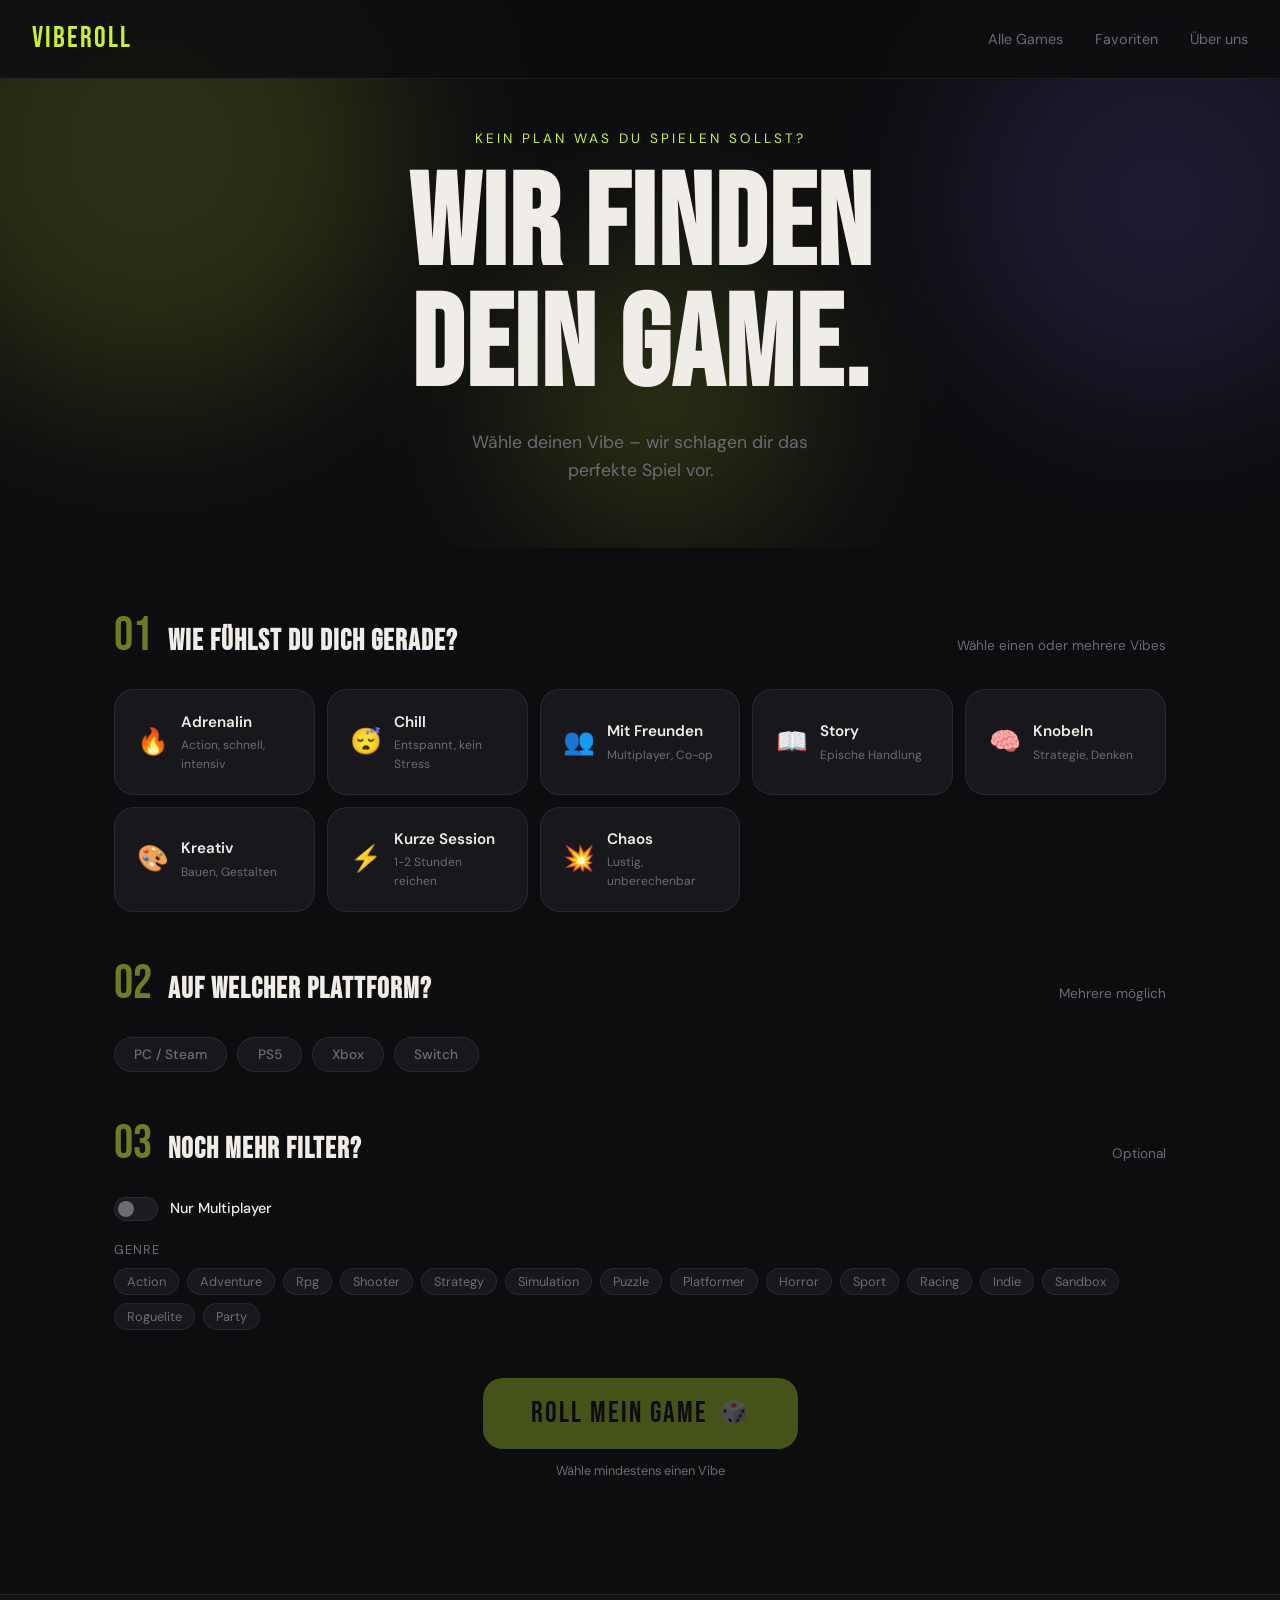
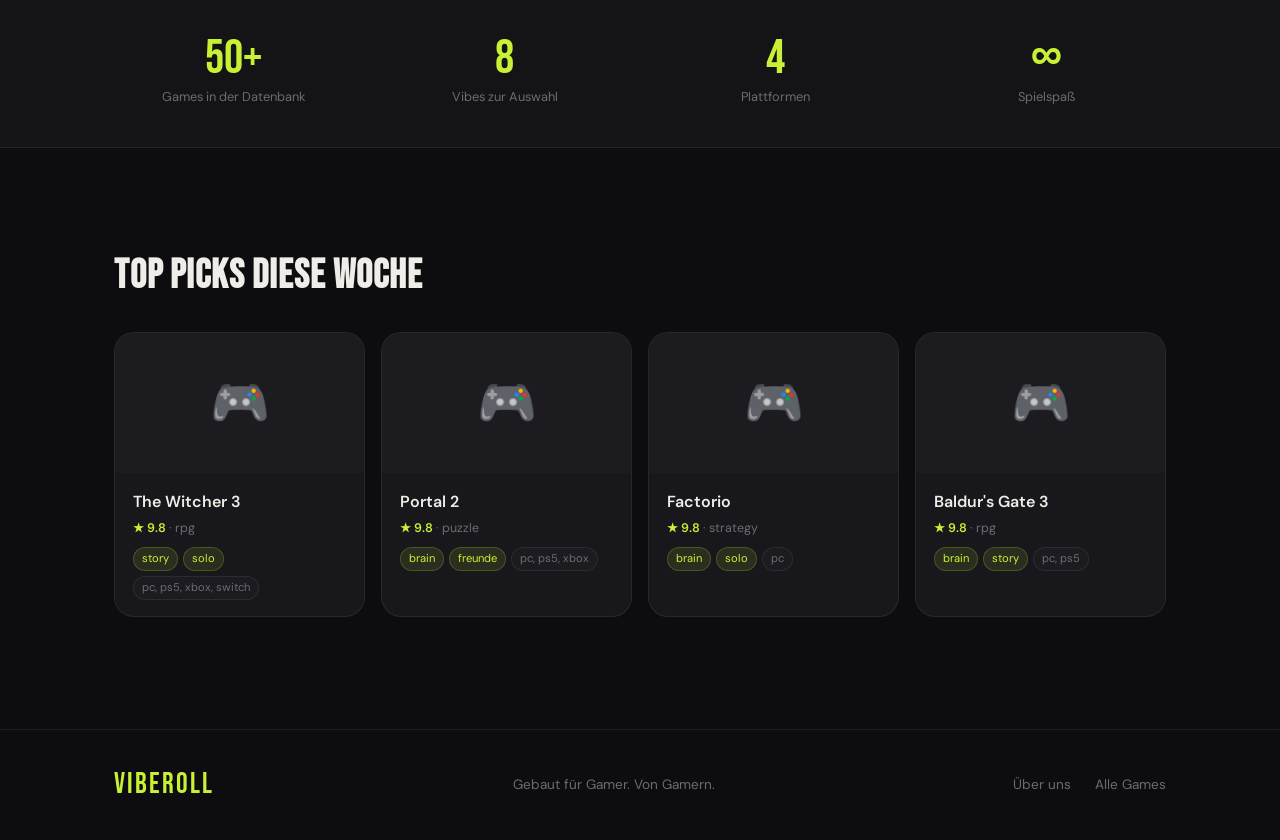
<file: index.html>
<!DOCTYPE html>
<html lang="de">

<head>
    <meta charset="UTF-8" />
    <meta name="viewport" content="width=device-width, initial-scale=1.0" />
    <meta name="google-site-verification" content="1rlvIClUgTZH5tSYikxszuITRfzOblll7qlvRXSkObc" />
    <meta name="description"
        content="ViberRoll – Finde dein nächstes Game basierend auf deinem Vibe. PC, PS5, Xbox und Switch." />
    <meta name="keywords" content="game picker, spiel finder, gaming, ps5, xbox, pc, switch" />
    <title>ViberRoll – Finde dein nächstes Game</title>
    <link rel="stylesheet" href="css/style.css" />
    <link rel="stylesheet" href="css/index.css" />
    <link rel="preconnect" href="https://fonts.googleapis.com" />
    <link href="https://fonts.googleapis.com/css2?family=Bebas+Neue&family=DM+Sans:wght@400;500;600&display=swap"
        rel="stylesheet" />
</head>

<body>

    <!-- NAVIGATION -->
    <nav class="navbar">
        <a href="index.html" class="nav-logo">VIBEROLL</a>
        <div class="nav-links">
            <a href="browse.html">Alle Games</a>
            <a href="favorites.html">Favoriten</a>
            <a href="about.html">Über uns</a>
        </div>
        <button class="nav-toggle" id="navToggle">☰</button>
    </nav>

    <!-- HERO -->
    <section class="hero">
        <div class="hero-bg">
            <div class="hero-blob blob-1"></div>
            <div class="hero-blob blob-2"></div>
            <div class="hero-blob blob-3"></div>
        </div>
        <div class="hero-content">
            <p class="hero-eyebrow">Kein Plan was du spielen sollst?</p>
            <h1 class="hero-title">Wir finden<br />dein Game.</h1>
            <p class="hero-sub">Wähle deinen Vibe – wir schlagen dir das perfekte Spiel vor.</p>
        </div>
    </section>

    <!-- VIBE AUSWAHL -->
    <section class="picker-section">
        <div class="container">

            <div class="step">
                <span class="step-number">01</span>
                <h2 class="step-title">Wie fühlst du dich gerade?</h2>
                <p class="step-sub">Wähle einen oder mehrere Vibes</p>
            </div>

            <div class="vibe-grid" id="vibeGrid"></div>

            <div class="step" style="margin-top: 3rem;">
                <span class="step-number">02</span>
                <h2 class="step-title">Auf welcher Plattform?</h2>
                <p class="step-sub">Mehrere möglich</p>
            </div>

            <div class="platform-row" id="platformRow"></div>

            <div class="step" style="margin-top: 3rem;">
                <span class="step-number">03</span>
                <h2 class="step-title">Noch mehr Filter?</h2>
                <p class="step-sub">Optional</p>
            </div>

            <div class="extra-filters">
                <label class="toggle-wrap">
                    <input type="checkbox" id="multiplayerToggle" />
                    <span class="toggle"></span>
                    <span class="toggle-label">Nur Multiplayer</span>
                </label>

                <div class="genre-wrap">
                    <p class="filter-label">Genre</p>
                    <div class="genre-pills" id="genrePills"></div>
                </div>
            </div>

            <div class="roll-wrap">
                <button class="roll-btn" id="rollBtn" onclick="goToResult()">
                    <span class="roll-btn-text">Roll mein Game</span>
                    <span class="roll-btn-icon">🎲</span>
                </button>
                <p class="roll-hint" id="rollHint">Wähle mindestens einen Vibe</p>
            </div>

        </div>
    </section>

    <!-- STATS BANNER -->
    <section class="stats-banner">
        <div class="container stats-grid">
            <div class="stat">
                <span class="stat-number">50+</span>
                <span class="stat-label">Games in der Datenbank</span>
            </div>
            <div class="stat">
                <span class="stat-number">8</span>
                <span class="stat-label">Vibes zur Auswahl</span>
            </div>
            <div class="stat">
                <span class="stat-number">4</span>
                <span class="stat-label">Plattformen</span>
            </div>
            <div class="stat">
                <span class="stat-number">∞</span>
                <span class="stat-label">Spielspaß</span>
            </div>
        </div>
    </section>

    <!-- TOP PICKS -->
    <section class="top-picks">
        <div class="container">
            <h2 class="section-title">Top Picks diese Woche</h2>
            <div class="picks-grid" id="picksGrid"></div>
        </div>
    </section>

    <!-- FOOTER -->
    <footer class="footer">
        <div class="container footer-inner">
            <span class="nav-logo">VIBEROLL</span>
            <p class="footer-text">Gebaut für Gamer. Von Gamern.</p>
            <div class="footer-links">
                <a href="about.html">Über uns</a>
                <a href="browse.html">Alle Games</a>
            </div>
        </div>
    </footer>

    <script src="js/games.js"></script>
    <script src="js/rawg.js"></script>
    <script src="js/favorites.js"></script>
    <script src="js/main.js"></script>
    <script src="js/index.js"></script>

</body>

</html>
</file>
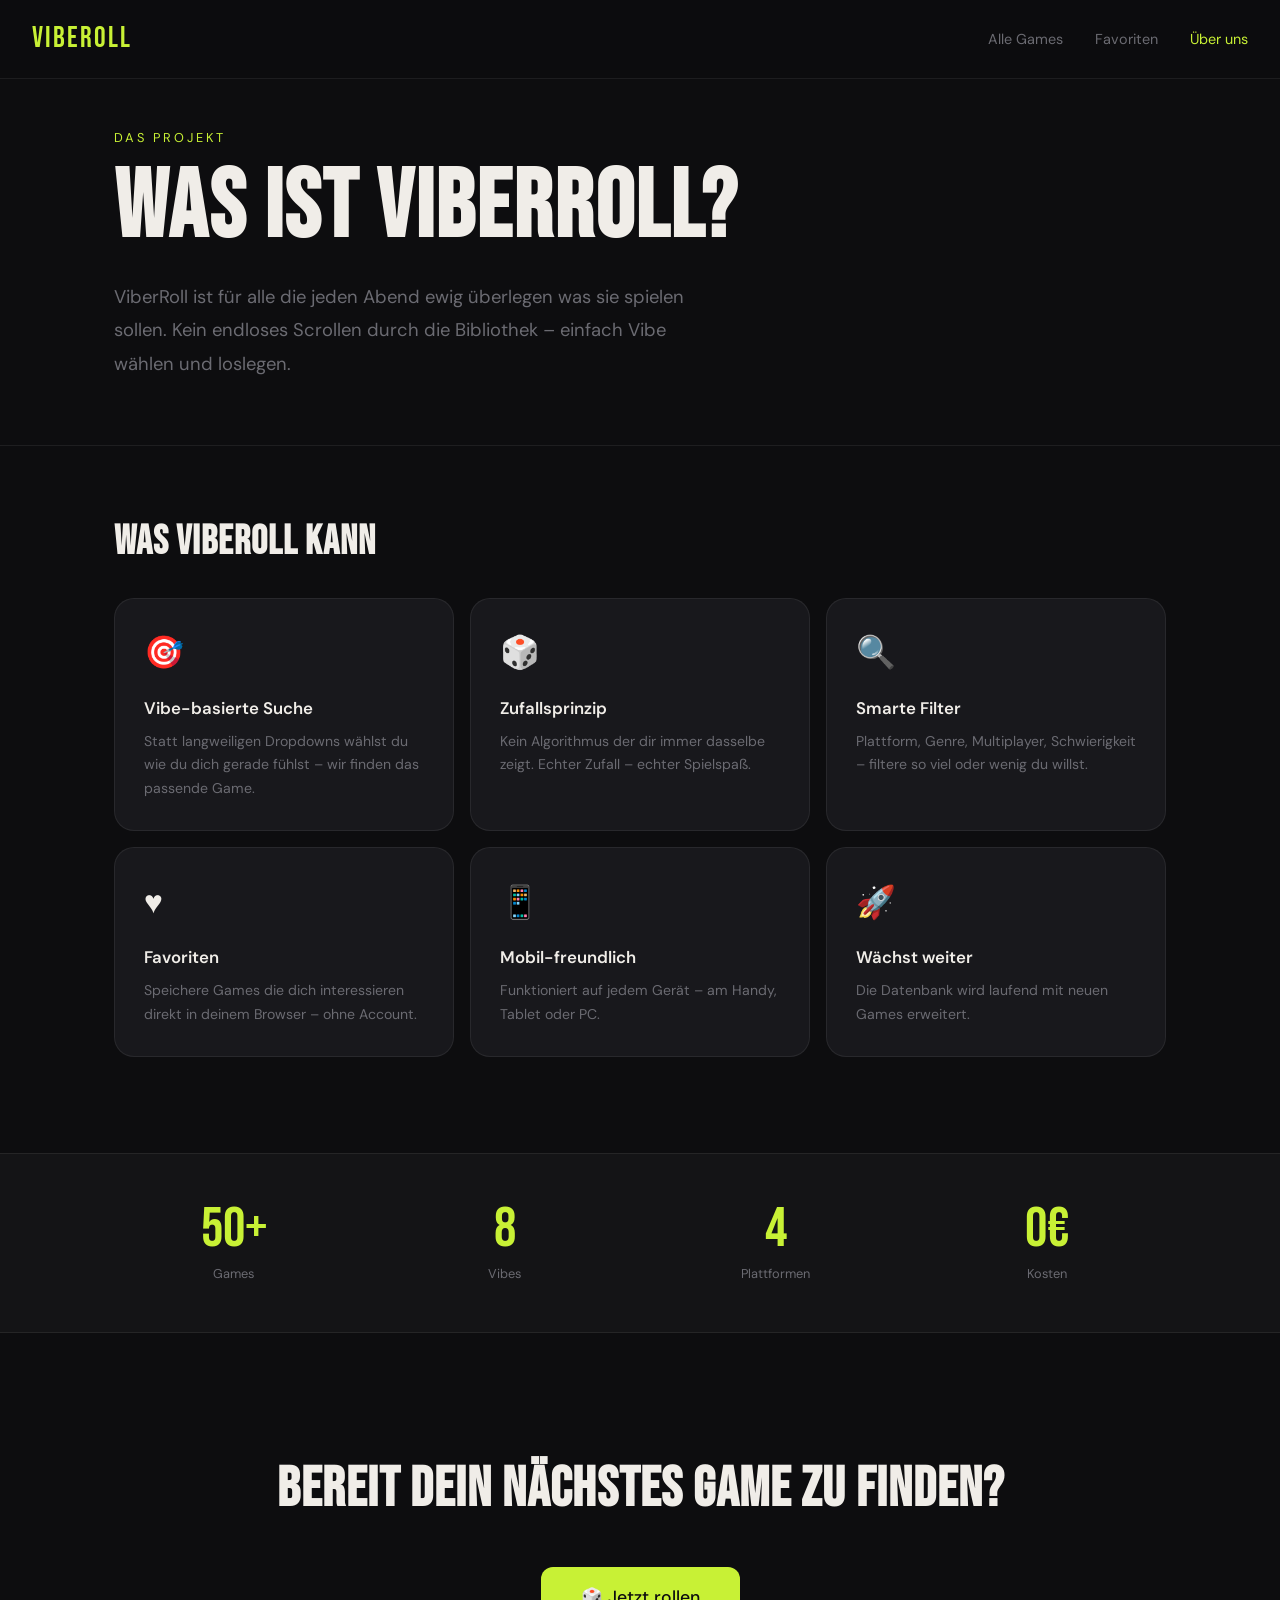
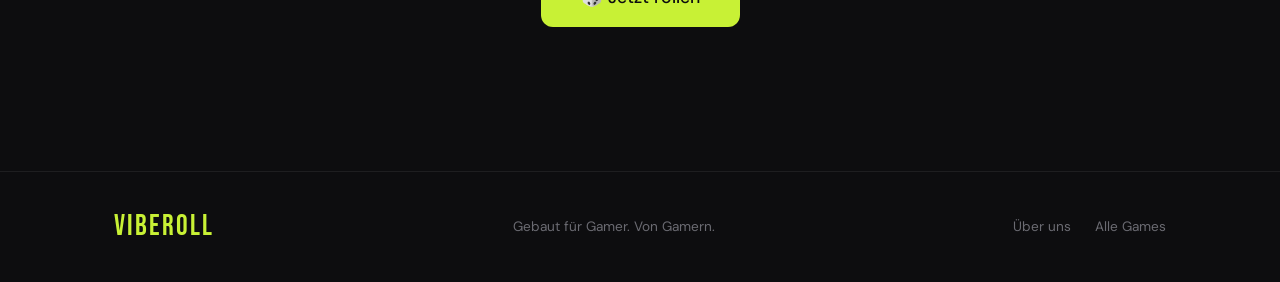
<file: about.html>
<!DOCTYPE html>
<html lang="de">

<head>
    <meta charset="UTF-8" />
    <meta name="viewport" content="width=device-width, initial-scale=1.0" />
    <meta name="description"
        content="ViberRoll – Finde dein nächstes Game basierend auf deinem Vibe. PC, PS5, Xbox und Switch." />
    <meta name="keywords" content="game picker, spiel finder, gaming, ps5, xbox, pc, switch" />
    <title>Über uns – ViberRoll</title>
    <link rel="stylesheet" href="css/style.css" />
    <link rel="stylesheet" href="css/about.css" />
    <link rel="preconnect" href="https://fonts.googleapis.com" />
    <link href="https://fonts.googleapis.com/css2?family=Bebas+Neue&family=DM+Sans:wght@400;500;600&display=swap"
        rel="stylesheet" />
</head>

<body>

    <!-- NAVIGATION -->
    <nav class="navbar">
        <a href="index.html" class="nav-logo">VIBEROLL</a>
        <div class="nav-links">
            <a href="browse.html">Alle Games</a>
            <a href="favorites.html">Favoriten</a>
            <a href="about.html">Über uns</a>
        </div>
        <button class="nav-toggle" id="navToggle">☰</button>
    </nav>

    <!-- HERO -->
    <section class="about-hero">
        <div class="container">
            <p class="about-eyebrow">Das Projekt</p>
            <h1 class="about-title">Was ist ViberRoll?</h1>
            <p class="about-intro">
                ViberRoll ist für alle die jeden Abend ewig überlegen was sie spielen sollen.
                Kein endloses Scrollen durch die Bibliothek – einfach Vibe wählen und loslegen.
            </p>
        </div>
    </section>

    <!-- FEATURES -->
    <section class="about-features">
        <div class="container">
            <h2 class="section-title">Was Viberoll kann</h2>
            <div class="features-grid">
                <div class="feature-card">
                    <div class="feature-icon">🎯</div>
                    <h3 class="feature-title">Vibe-basierte Suche</h3>
                    <p class="feature-desc">Statt langweiligen Dropdowns wählst du wie du dich gerade fühlst – wir
                        finden das passende Game.</p>
                </div>
                <div class="feature-card">
                    <div class="feature-icon">🎲</div>
                    <h3 class="feature-title">Zufallsprinzip</h3>
                    <p class="feature-desc">Kein Algorithmus der dir immer dasselbe zeigt. Echter Zufall – echter
                        Spielspaß.</p>
                </div>
                <div class="feature-card">
                    <div class="feature-icon">🔍</div>
                    <h3 class="feature-title">Smarte Filter</h3>
                    <p class="feature-desc">Plattform, Genre, Multiplayer, Schwierigkeit – filtere so viel oder wenig du
                        willst.</p>
                </div>
                <div class="feature-card">
                    <div class="feature-icon">♥</div>
                    <h3 class="feature-title">Favoriten</h3>
                    <p class="feature-desc">Speichere Games die dich interessieren direkt in deinem Browser – ohne
                        Account.</p>
                </div>
                <div class="feature-card">
                    <div class="feature-icon">📱</div>
                    <h3 class="feature-title">Mobil-freundlich</h3>
                    <p class="feature-desc">Funktioniert auf jedem Gerät – am Handy, Tablet oder PC.</p>
                </div>
                <div class="feature-card">
                    <div class="feature-icon">🚀</div>
                    <h3 class="feature-title">Wächst weiter</h3>
                    <p class="feature-desc">Die Datenbank wird laufend mit neuen Games erweitert.</p>
                </div>
            </div>
        </div>
    </section>

    <!-- STATS -->
    <section class="about-stats">
        <div class="container about-stats-grid">
            <div class="about-stat">
                <span class="about-stat-number">50+</span>
                <span class="about-stat-label">Games</span>
            </div>
            <div class="about-stat">
                <span class="about-stat-number">8</span>
                <span class="about-stat-label">Vibes</span>
            </div>
            <div class="about-stat">
                <span class="about-stat-number">4</span>
                <span class="about-stat-label">Plattformen</span>
            </div>
            <div class="about-stat">
                <span class="about-stat-number">0€</span>
                <span class="about-stat-label">Kosten</span>
            </div>
        </div>
    </section>

    <!-- CTA -->
    <section class="about-cta">
        <div class="container">
            <h2 class="about-cta-title">Bereit dein nächstes Game zu finden?</h2>
            <a href="index.html" class="btn btn-primary" style="font-size:1.1rem; padding: 1rem 2.5rem;">
                🎲 Jetzt rollen
            </a>
        </div>
    </section>

    <!-- FOOTER -->
    <footer class="footer">
        <div class="container footer-inner">
            <span class="nav-logo">VIBEROLL</span>
            <p class="footer-text">Gebaut für Gamer. Von Gamern.</p>
            <div class="footer-links">
                <a href="about.html">Über uns</a>
                <a href="browse.html">Alle Games</a>
            </div>
        </div>
    </footer>

    <script src="js/games.js"></script>
    <script src="js/rawg.js"></script>
    <script src="js/main.js"></script>

    <script>
        document.getElementById('navToggle').addEventListener('click', () => {
            document.querySelector('.nav-links').classList.toggle('open');
        });
    </script>

</body>

</html>
</file>
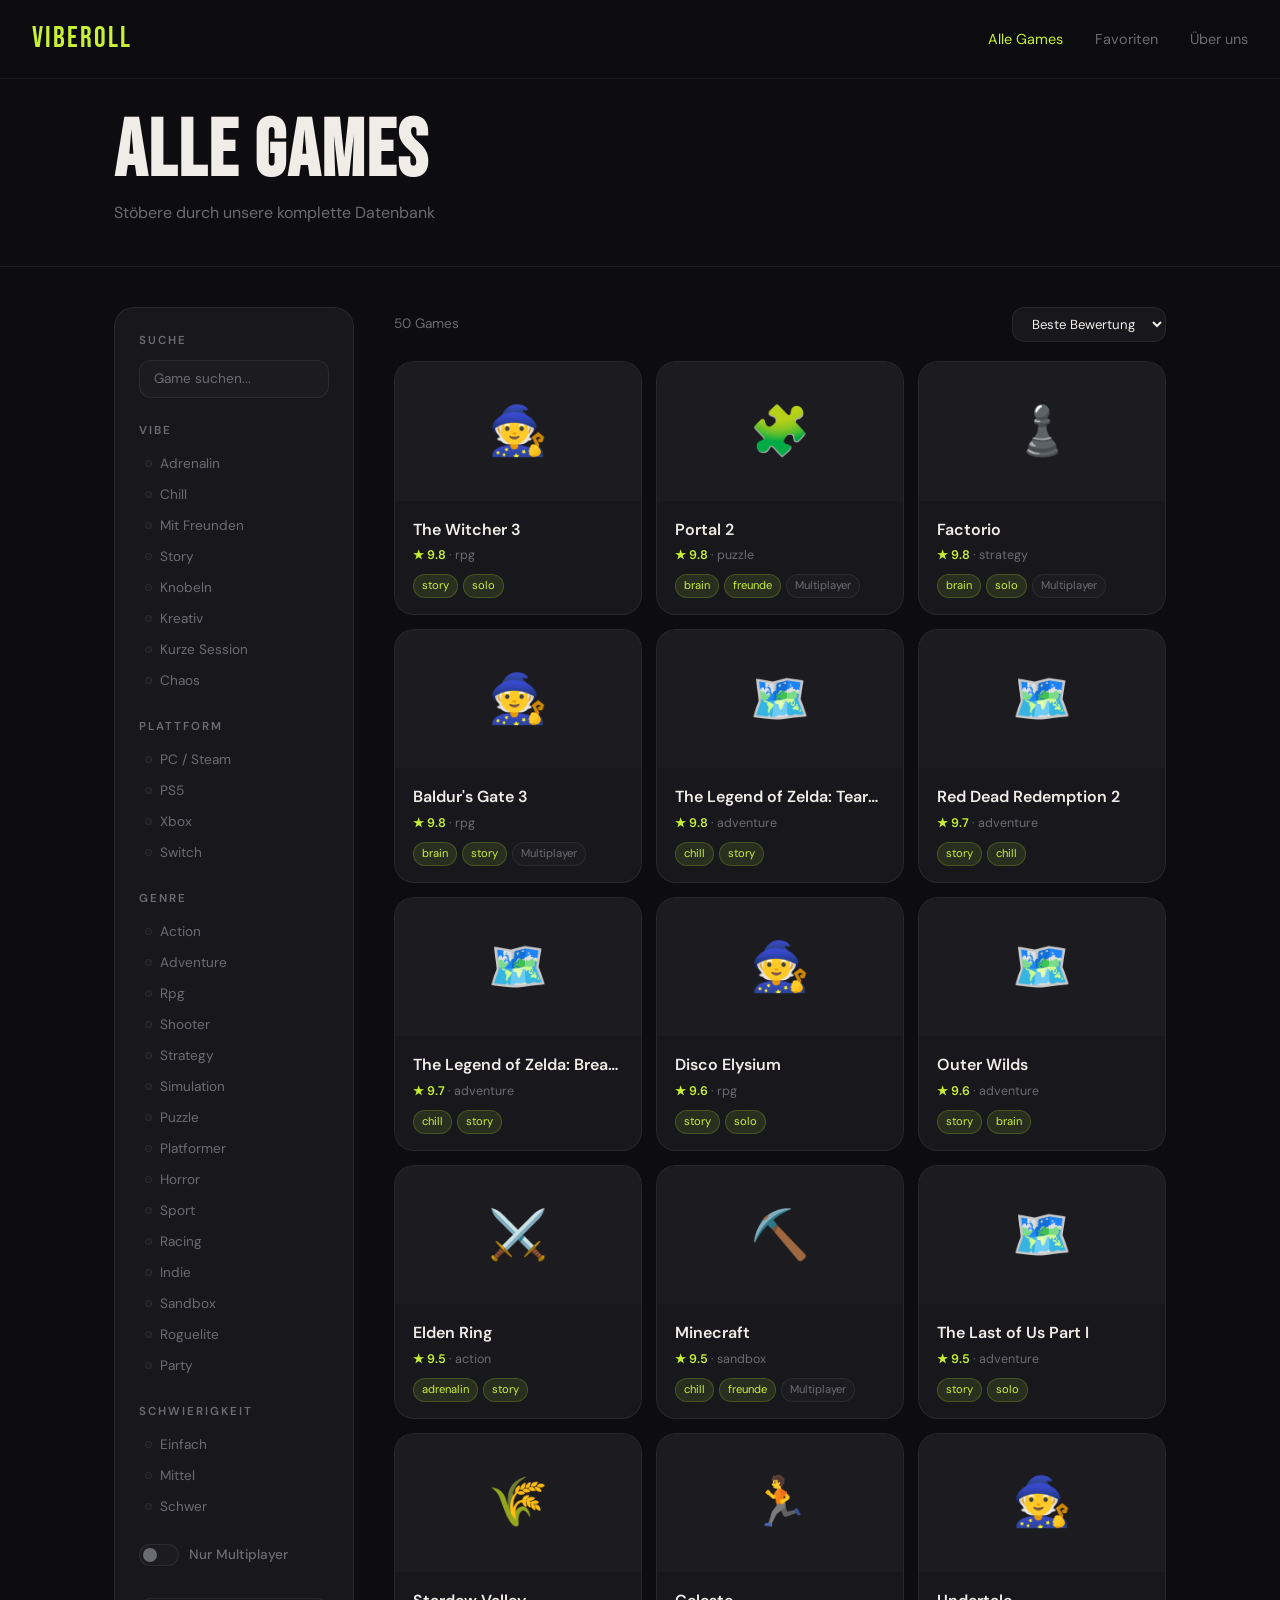
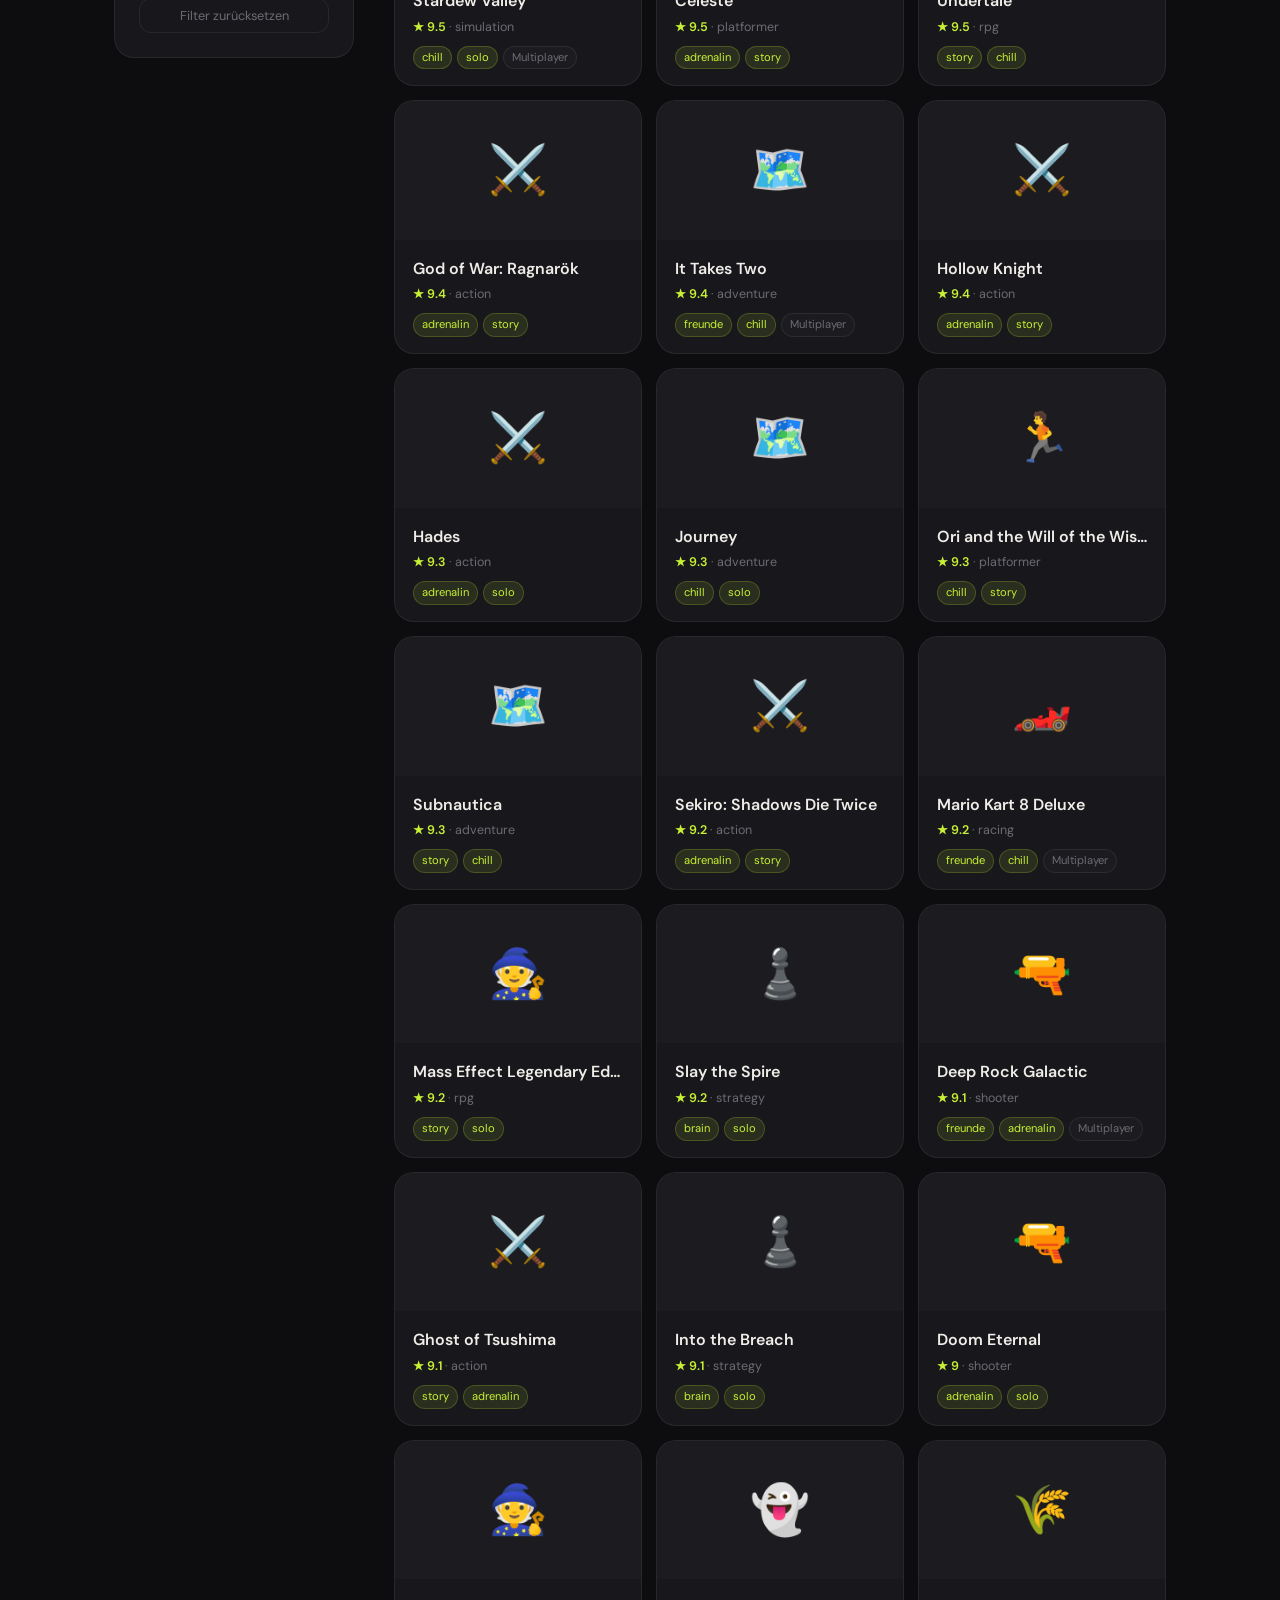
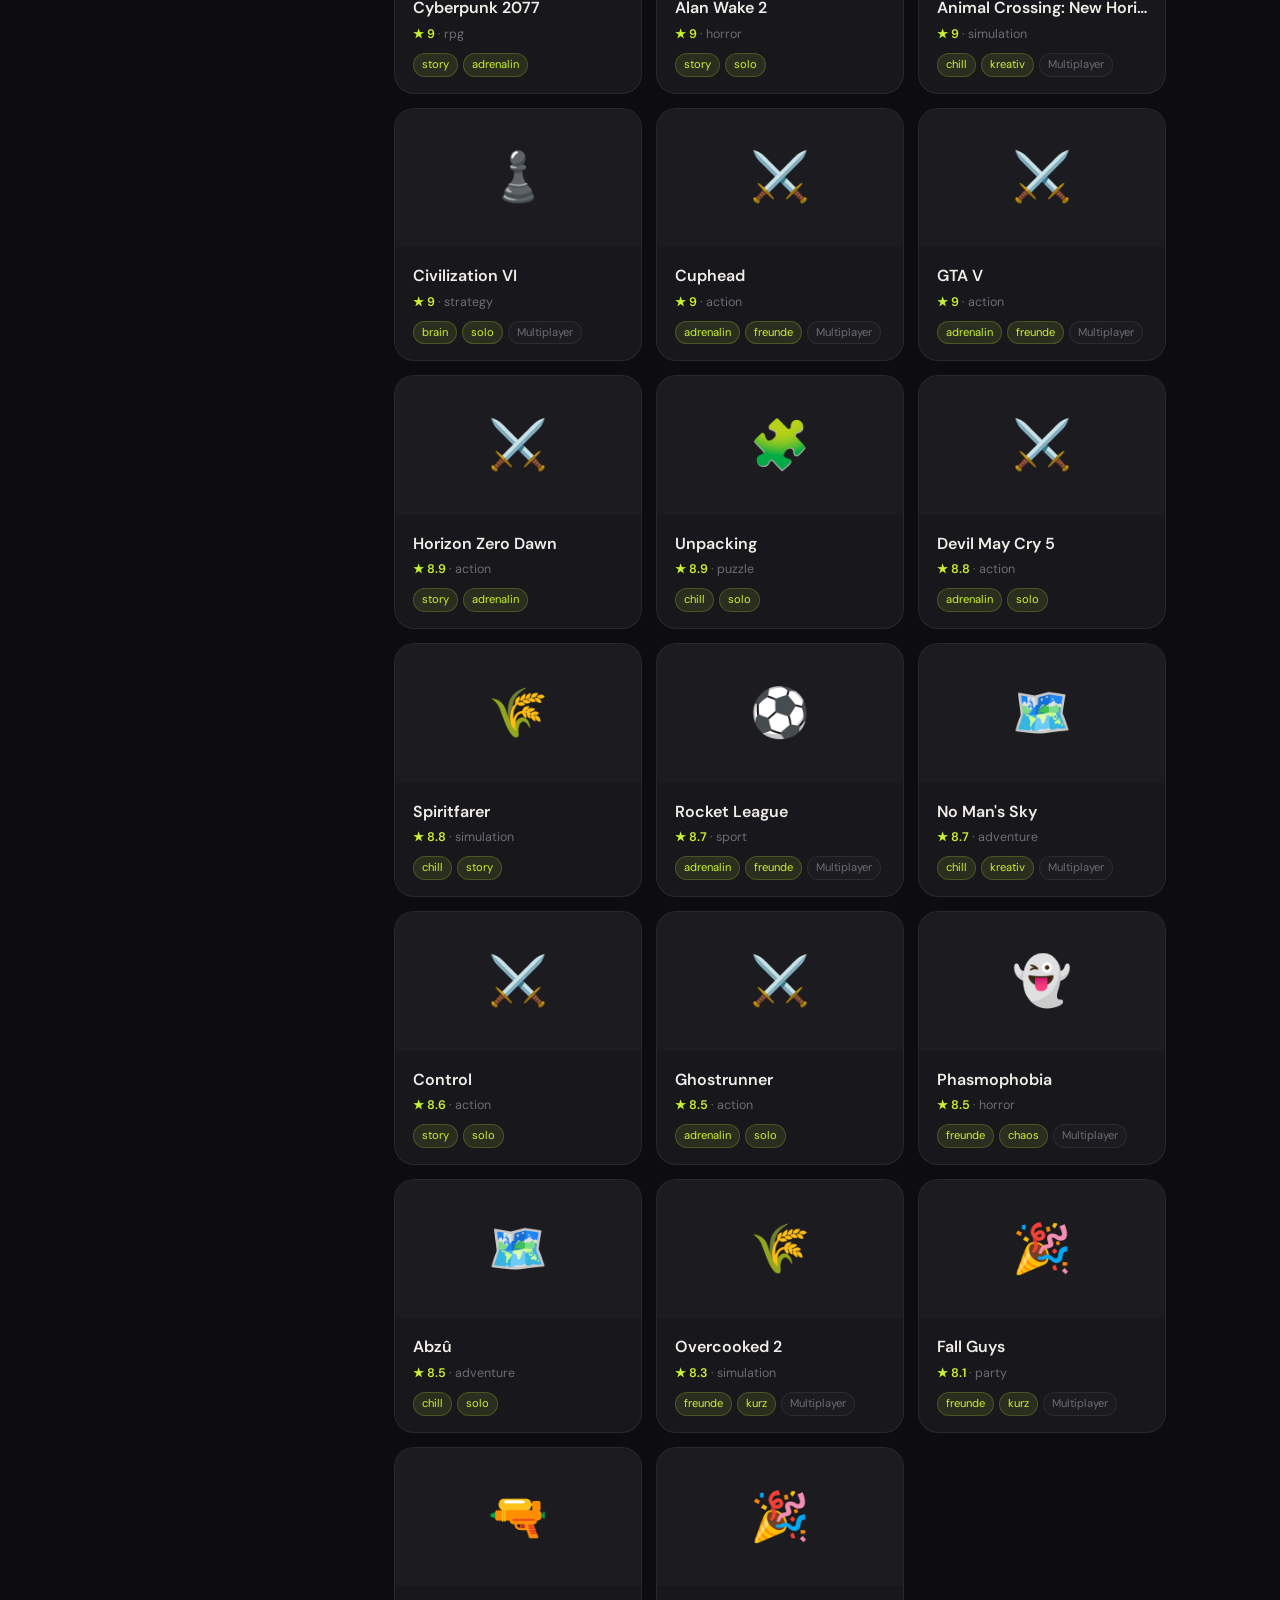
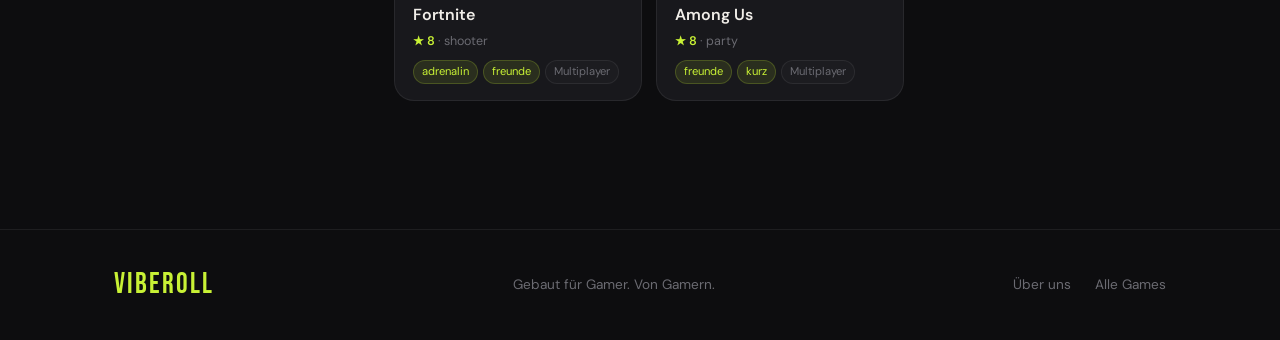
<file: browse.html>
<!DOCTYPE html>
<html lang="de">

<head>
    <meta charset="UTF-8" />
    <meta name="viewport" content="width=device-width, initial-scale=1.0" />
    <meta name="description"
        content="ViberRoll – Finde dein nächstes Game basierend auf deinem Vibe. PC, PS5, Xbox und Switch." />
    <meta name="keywords" content="game picker, spiel finder, gaming, ps5, xbox, pc, switch" />
    <title>Alle Games – ViberRoll</title>
    <link rel="stylesheet" href="css/style.css" />
    <link rel="stylesheet" href="css/browse.css" />
    <link rel="preconnect" href="https://fonts.googleapis.com" />
    <link href="https://fonts.googleapis.com/css2?family=Bebas+Neue&family=DM+Sans:wght@400;500;600&display=swap"
        rel="stylesheet" />
</head>

<body>

    <!-- NAVIGATION -->
    <nav class="navbar">
        <a href="index.html" class="nav-logo">VIBEROLL</a>
        <div class="nav-links">
            <a href="browse.html">Alle Games</a>
            <a href="favorites.html">Favoriten</a>
            <a href="about.html">Über uns</a>
        </div>
        <button class="nav-toggle" id="navToggle">☰</button>
    </nav>

    <!-- HEADER -->
    <section class="browse-header">
        <div class="container">
            <h1 class="browse-title">Alle Games</h1>
            <p class="browse-sub">Stöbere durch unsere komplette Datenbank</p>
        </div>
    </section>

    <!-- FILTER + GRID -->
    <section class="browse-main">
        <div class="container browse-layout">

            <!-- SIDEBAR FILTER -->
            <aside class="filter-sidebar">
                <div class="filter-block">
                    <p class="filter-heading">Suche</p>
                    <input type="text" class="search-input" id="searchInput" placeholder="Game suchen..." />
                </div>

                <div class="filter-block">
                    <p class="filter-heading">Vibe</p>
                    <div class="filter-list" id="filterVibes"></div>
                </div>

                <div class="filter-block">
                    <p class="filter-heading">Plattform</p>
                    <div class="filter-list" id="filterPlatforms"></div>
                </div>

                <div class="filter-block">
                    <p class="filter-heading">Genre</p>
                    <div class="filter-list" id="filterGenres"></div>
                </div>

                <div class="filter-block">
                    <p class="filter-heading">Schwierigkeit</p>
                    <div class="filter-list" id="filterDiff"></div>
                </div>

                <div class="filter-block">
                    <label class="toggle-wrap">
                        <input type="checkbox" id="multiplayerFilter" />
                        <span class="toggle"></span>
                        <span class="toggle-label">Nur Multiplayer</span>
                    </label>
                </div>

                <button class="reset-btn" onclick="resetFilters()">Filter zurücksetzen</button>
            </aside>

            <!-- GAME GRID -->
            <div class="browse-right">
                <div class="browse-toolbar">
                    <p class="result-count" id="resultCount">50 Games</p>
                    <select class="sort-select" id="sortSelect" onchange="applyFilters()">
                        <option value="rating">Beste Bewertung</option>
                        <option value="title">Name A–Z</option>
                        <option value="year">Neueste zuerst</option>
                    </select>
                </div>

                <div class="games-grid" id="gamesGrid"></div>
                <p class="no-results" id="noResults" style="display:none;">
                    Keine Games gefunden. Versuche weniger Filter. 🎮
                </p>
            </div>

        </div>
    </section>

    <!-- FOOTER -->
    <footer class="footer">
        <div class="container footer-inner">
            <span class="nav-logo">VIBEROLL</span>
            <p class="footer-text">Gebaut für Gamer. Von Gamern.</p>
            <div class="footer-links">
                <a href="about.html">Über uns</a>
                <a href="browse.html">Alle Games</a>
            </div>
        </div>
    </footer>

    <script src="js/games.js"></script>
    <script src="js/rawg.js"></script>
    <script src="js/main.js"></script>
    <script src="js/favorites.js"></script>
    <script src="js/filter.js"></script>

</body>

</html>
</file>
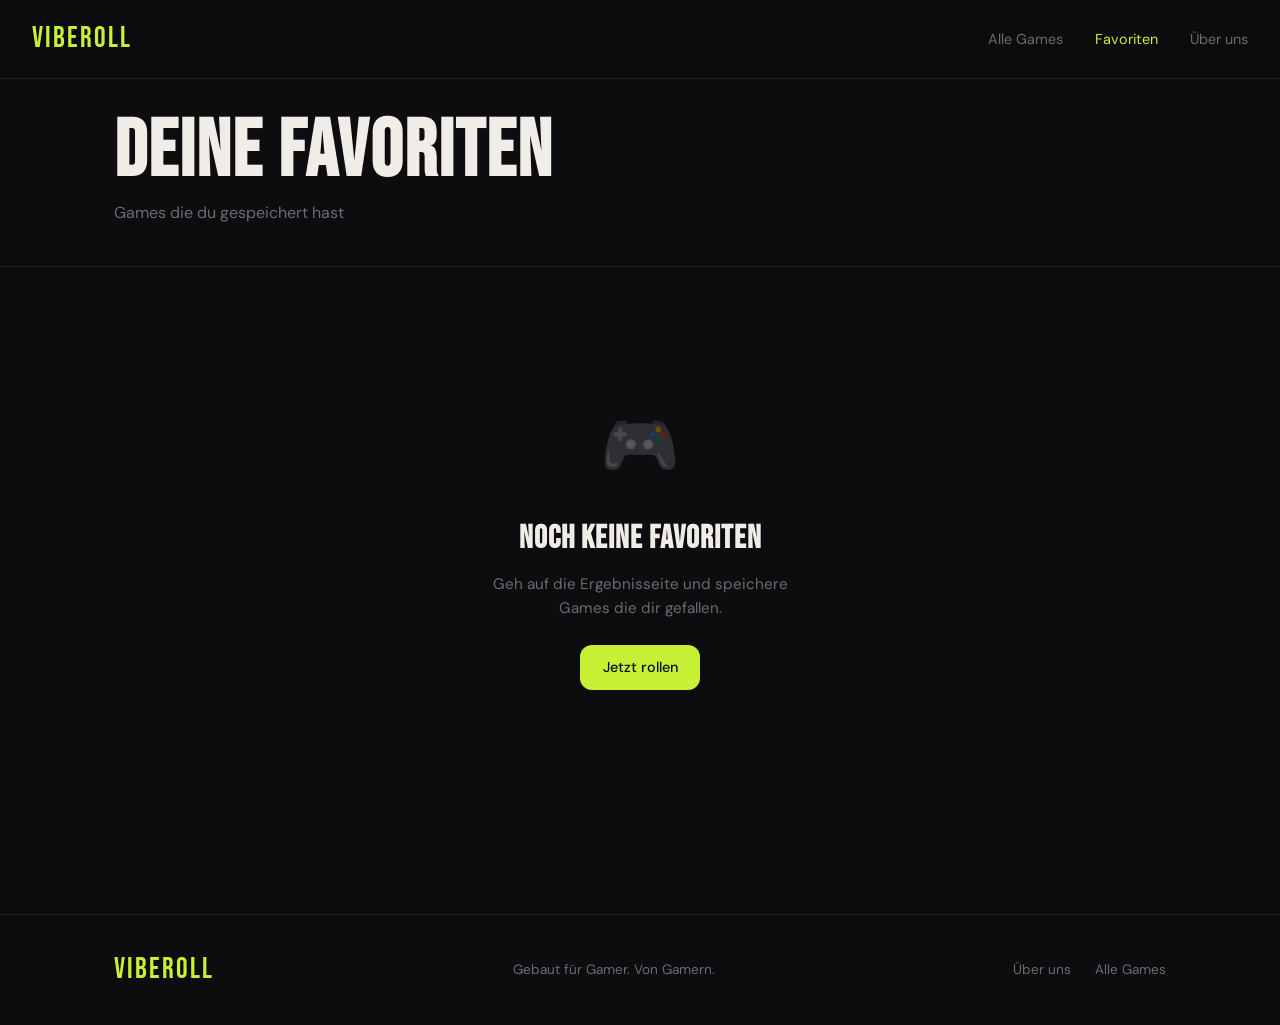
<file: favorites.html>
<!DOCTYPE html>
<html lang="de">

<head>
    <meta charset="UTF-8" />
    <meta name="viewport" content="width=device-width, initial-scale=1.0" />
    <meta name="description"
        content="ViberRoll – Finde dein nächstes Game basierend auf deinem Vibe. PC, PS5, Xbox und Switch." />
    <meta name="keywords" content="game picker, spiel finder, gaming, ps5, xbox, pc, switch" />
    <title>Favoriten – ViberRoll</title>
    <link rel="stylesheet" href="css/style.css" />
    <link rel="stylesheet" href="css/favorites.css" />
    <link rel="preconnect" href="https://fonts.googleapis.com" />
    <link href="https://fonts.googleapis.com/css2?family=Bebas+Neue&family=DM+Sans:wght@400;500;600&display=swap"
        rel="stylesheet" />
</head>

<body>

    <!-- NAVIGATION -->
    <nav class="navbar">
        <a href="index.html" class="nav-logo">VIBEROLL</a>
        <div class="nav-links">
            <a href="browse.html">Alle Games</a>
            <a href="favorites.html">Favoriten</a>
            <a href="about.html">Über uns</a>
        </div>
        <button class="nav-toggle" id="navToggle">☰</button>
    </nav>

    <!-- HEADER -->
    <section class="fav-header">
        <div class="container">
            <h1 class="fav-title">Deine Favoriten</h1>
            <p class="fav-sub">Games die du gespeichert hast</p>
        </div>
    </section>

    <!-- FAVORITEN GRID -->
    <section class="fav-main">
        <div class="container">

            <!-- LEER STATE -->
            <div class="fav-empty" id="favEmpty">
                <div class="fav-empty-icon">🎮</div>
                <h2 class="fav-empty-title">Noch keine Favoriten</h2>
                <p class="fav-empty-sub">Geh auf die Ergebnisseite und speichere Games die dir gefallen.</p>
                <a href="index.html" class="btn btn-primary" style="margin-top:1.5rem;">Jetzt rollen</a>
            </div>

            <!-- FAVORITEN LISTE -->
            <div class="fav-grid" id="favGrid"></div>

            <!-- ALLE LÖSCHEN -->
            <div class="fav-actions" id="favActions" style="display:none;">
                <button class="reset-btn" onclick="clearAllFavorites()">Alle Favoriten löschen</button>
            </div>

        </div>
    </section>

    <!-- FOOTER -->
    <footer class="footer">
        <div class="container footer-inner">
            <span class="nav-logo">VIBEROLL</span>
            <p class="footer-text">Gebaut für Gamer. Von Gamern.</p>
            <div class="footer-links">
                <a href="about.html">Über uns</a>
                <a href="browse.html">Alle Games</a>
            </div>
        </div>
    </footer>

    <script src="js/games.js"></script>
    <script src="js/rawg.js"></script>
    <script src="js/main.js"></script>
    <script src="js/favorites.js"></script>

</body>

</html>
</file>
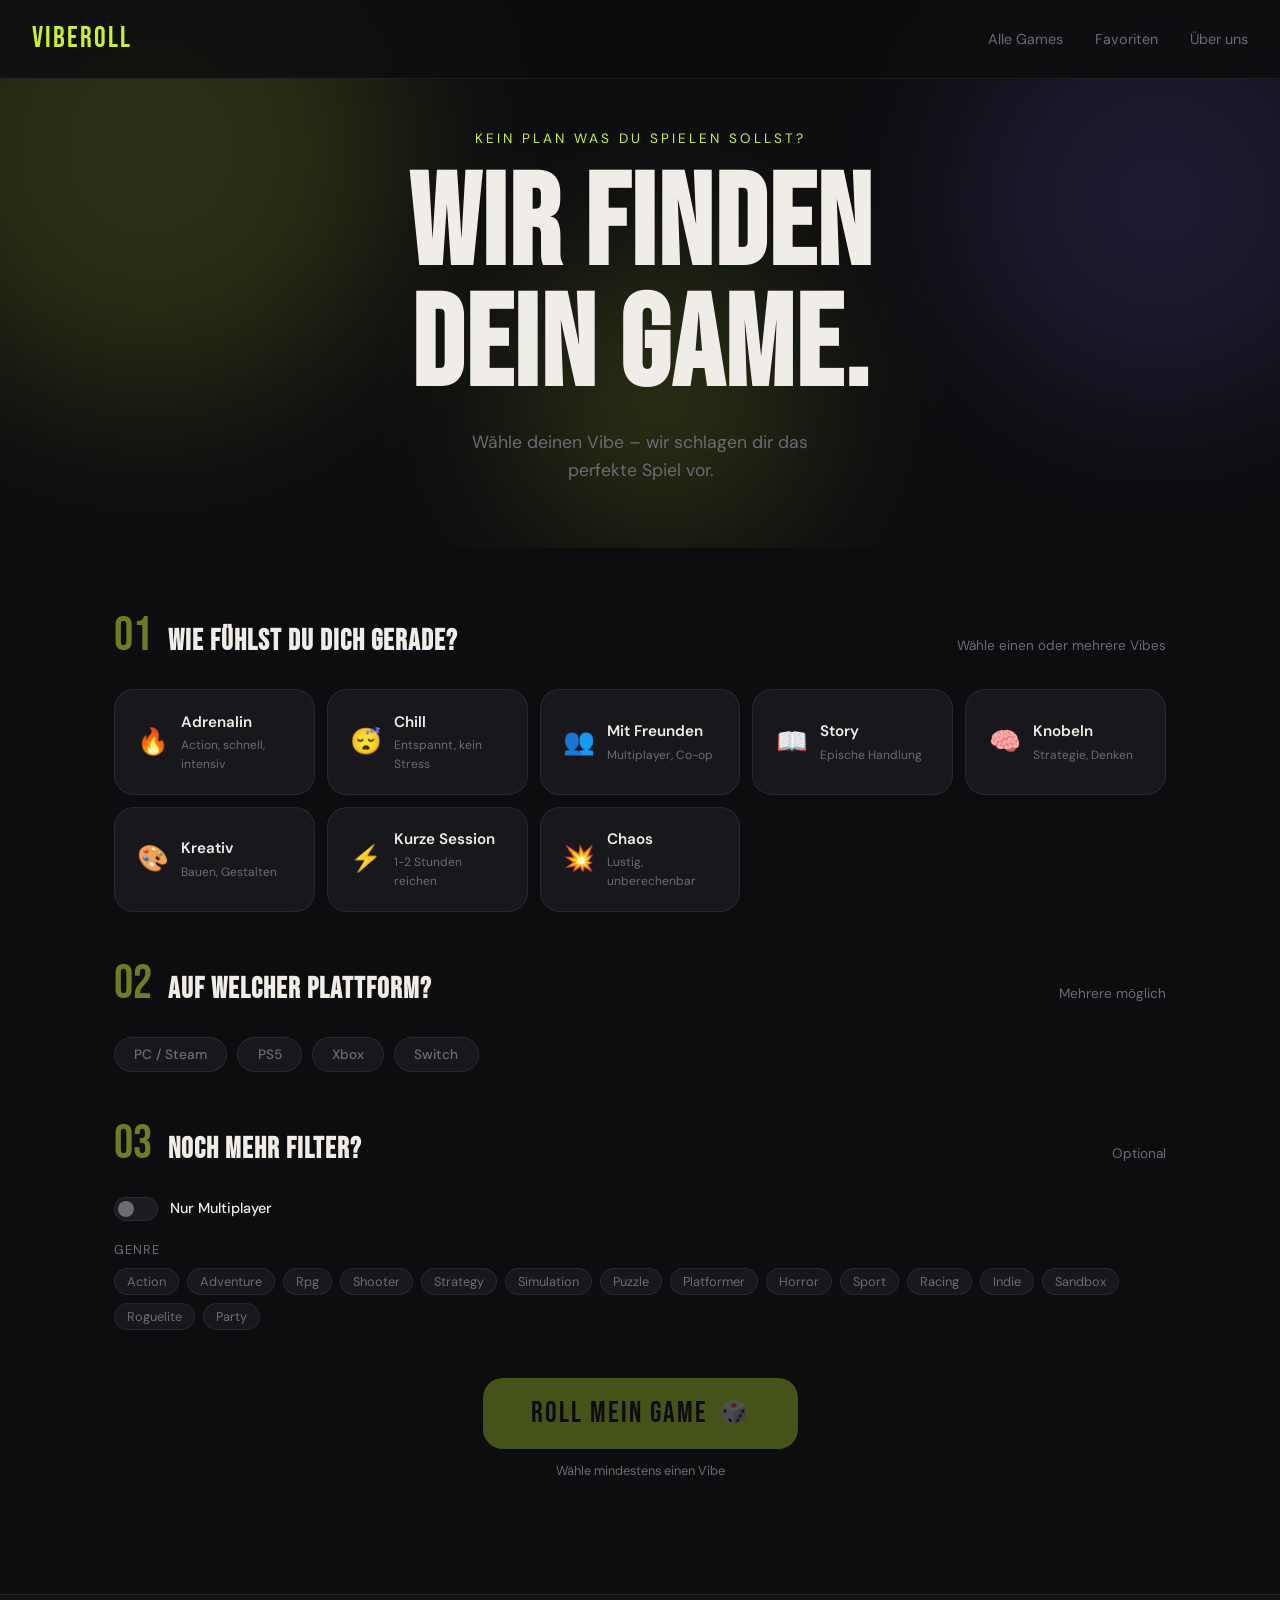
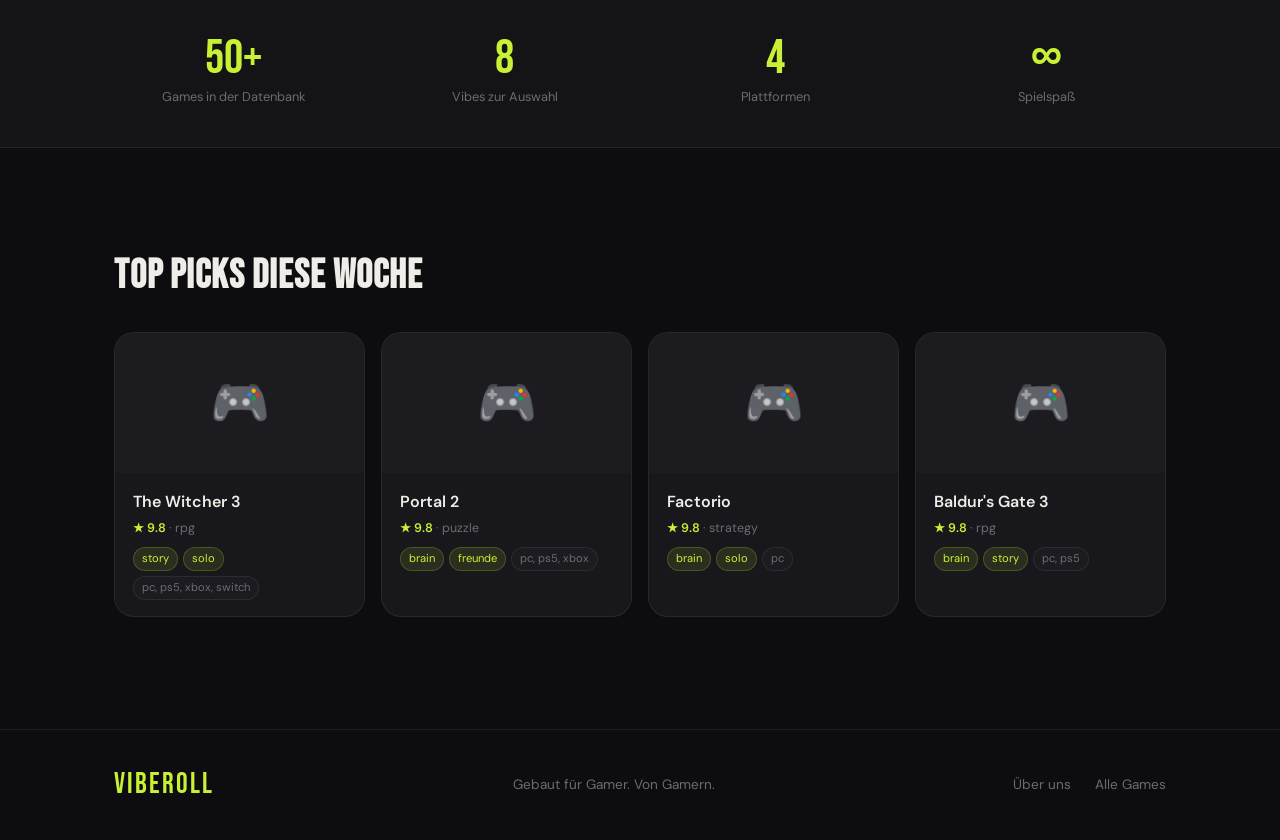
<file: result.html>
<!DOCTYPE html>
<html lang="de">
<head>
  <meta charset="UTF-8" />
  <meta name="viewport" content="width=device-width, initial-scale=1.0" />
  <title>Dein Game – ViberRoll</title>
  <link rel="stylesheet" href="css/style.css" />
  <link rel="stylesheet" href="css/results.css" />
  <link rel="preconnect" href="https://fonts.googleapis.com" />
  <link href="https://fonts.googleapis.com/css2?family=Bebas+Neue&family=DM+Sans:wght@400;500;600&display=swap" rel="stylesheet" />
</head>
<body>

  <!-- NAVIGATION -->
  <nav class="navbar">
    <a href="index.html" class="nav-logo">VIBEROLL</a>
    <div class="nav-links">
      <a href="browse.html">Alle Games</a>
      <a href="favorites.html">Favoriten</a>
      <a href="about.html">Über uns</a>
    </div>
    <button class="nav-toggle" id="navToggle">☰</button>
  </nav>

  <!-- RESULT HERO -->
  <section class="result-hero">
    <div class="result-hero-bg">
      <div class="hero-blob blob-1"></div>
      <div class="hero-blob blob-2"></div>
    </div>
    <div class="container result-hero-inner">
      <p class="result-eyebrow">Dein nächstes Game ist...</p>
      <h1 class="result-title" id="resultTitle">–</h1>
      <div class="result-badges" id="resultBadges"></div>
    </div>
  </section>

  <!-- RESULT MAIN -->
  <section class="result-main">
    <div class="container result-grid">

      <!-- LINKE SEITE: Info -->
      <div class="result-info">
        <div class="result-card">
          <div class="result-thumb" id="resultThumb">🎮</div>
          <div class="result-details">
            <div class="detail-row">
              <span class="detail-label">Plattform</span>
              <span class="detail-value" id="detailPlatform">–</span>
            </div>
            <div class="detail-row">
              <span class="detail-label">Genre</span>
              <span class="detail-value" id="detailGenre">–</span>
            </div>
            <div class="detail-row">
              <span class="detail-label">Spielzeit</span>
              <span class="detail-value" id="detailTime">–</span>
            </div>
            <div class="detail-row">
              <span class="detail-label">Schwierigkeit</span>
              <span class="detail-value" id="detailDiff">–</span>
            </div>
            <div class="detail-row">
              <span class="detail-label">Multiplayer</span>
              <span class="detail-value" id="detailMulti">–</span>
            </div>
            <div class="detail-row">
              <span class="detail-label">Erscheinungsjahr</span>
              <span class="detail-value" id="detailYear">–</span>
            </div>
            <div class="detail-row">
              <span class="detail-label">Bewertung</span>
              <span class="detail-value accent" id="detailRating">–</span>
            </div>
          </div>
        </div>

        <!-- AKTIONEN -->
        <div class="result-actions">
          <button class="btn btn-primary" id="favoriteBtn" onclick="handleFavorite()">
            ♡ Zu Favoriten
          </button>
          <a href="index.html" class="btn btn-ghost">
            🎲 Nochmal rollen
          </a>
        </div>
      </div>

      <!-- RECHTE SEITE: Beschreibung & Tags -->
      <div class="result-body">
        <div class="result-desc-wrap">
          <h2 class="result-section-label">Warum dieses Game?</h2>
          <p class="result-desc" id="resultDesc">–</p>
        </div>

        <div class="result-tags-wrap">
          <h2 class="result-section-label">Tags</h2>
          <div class="result-tags" id="resultTags"></div>
        </div>

        <div class="result-vibes-wrap">
          <h2 class="result-section-label">Passt zu diesen Vibes</h2>
          <div class="result-vibes" id="resultVibes"></div>
        </div>

        <!-- DIFFICULTY BAR -->
        <div class="diff-section">
          <h2 class="result-section-label">Schwierigkeitsgrad</h2>
          <div class="diff-bar-wrap">
            <div class="diff-bar">
              <div class="diff-fill" id="diffFill"></div>
            </div>
            <span class="diff-label-text" id="diffLabel">–</span>
          </div>
        </div>
      </div>

    </div>
  </section>

  <!-- ÄHNLICHE GAMES -->
  <section class="similar-section">
    <div class="container">
      <h2 class="section-title">Ähnliche Games</h2>
      <div class="similar-grid" id="similarGrid"></div>
    </div>
  </section>

  <!-- FOOTER -->
  <footer class="footer">
    <div class="container footer-inner">
      <span class="nav-logo">VIBEROLL</span>
      <p class="footer-text">Gebaut für Gamer. Von Gamern.</p>
      <div class="footer-links">
        <a href="about.html">Über uns</a>
        <a href="browse.html">Alle Games</a>
      </div>
    </div>
  </footer>

  <script src="js/games.js"></script>
  <script src="js/main.js"></script>
  <script src="js/favorites.js"></script>
  <script src="js/results.js"></script>

</body>
</html>
</file>
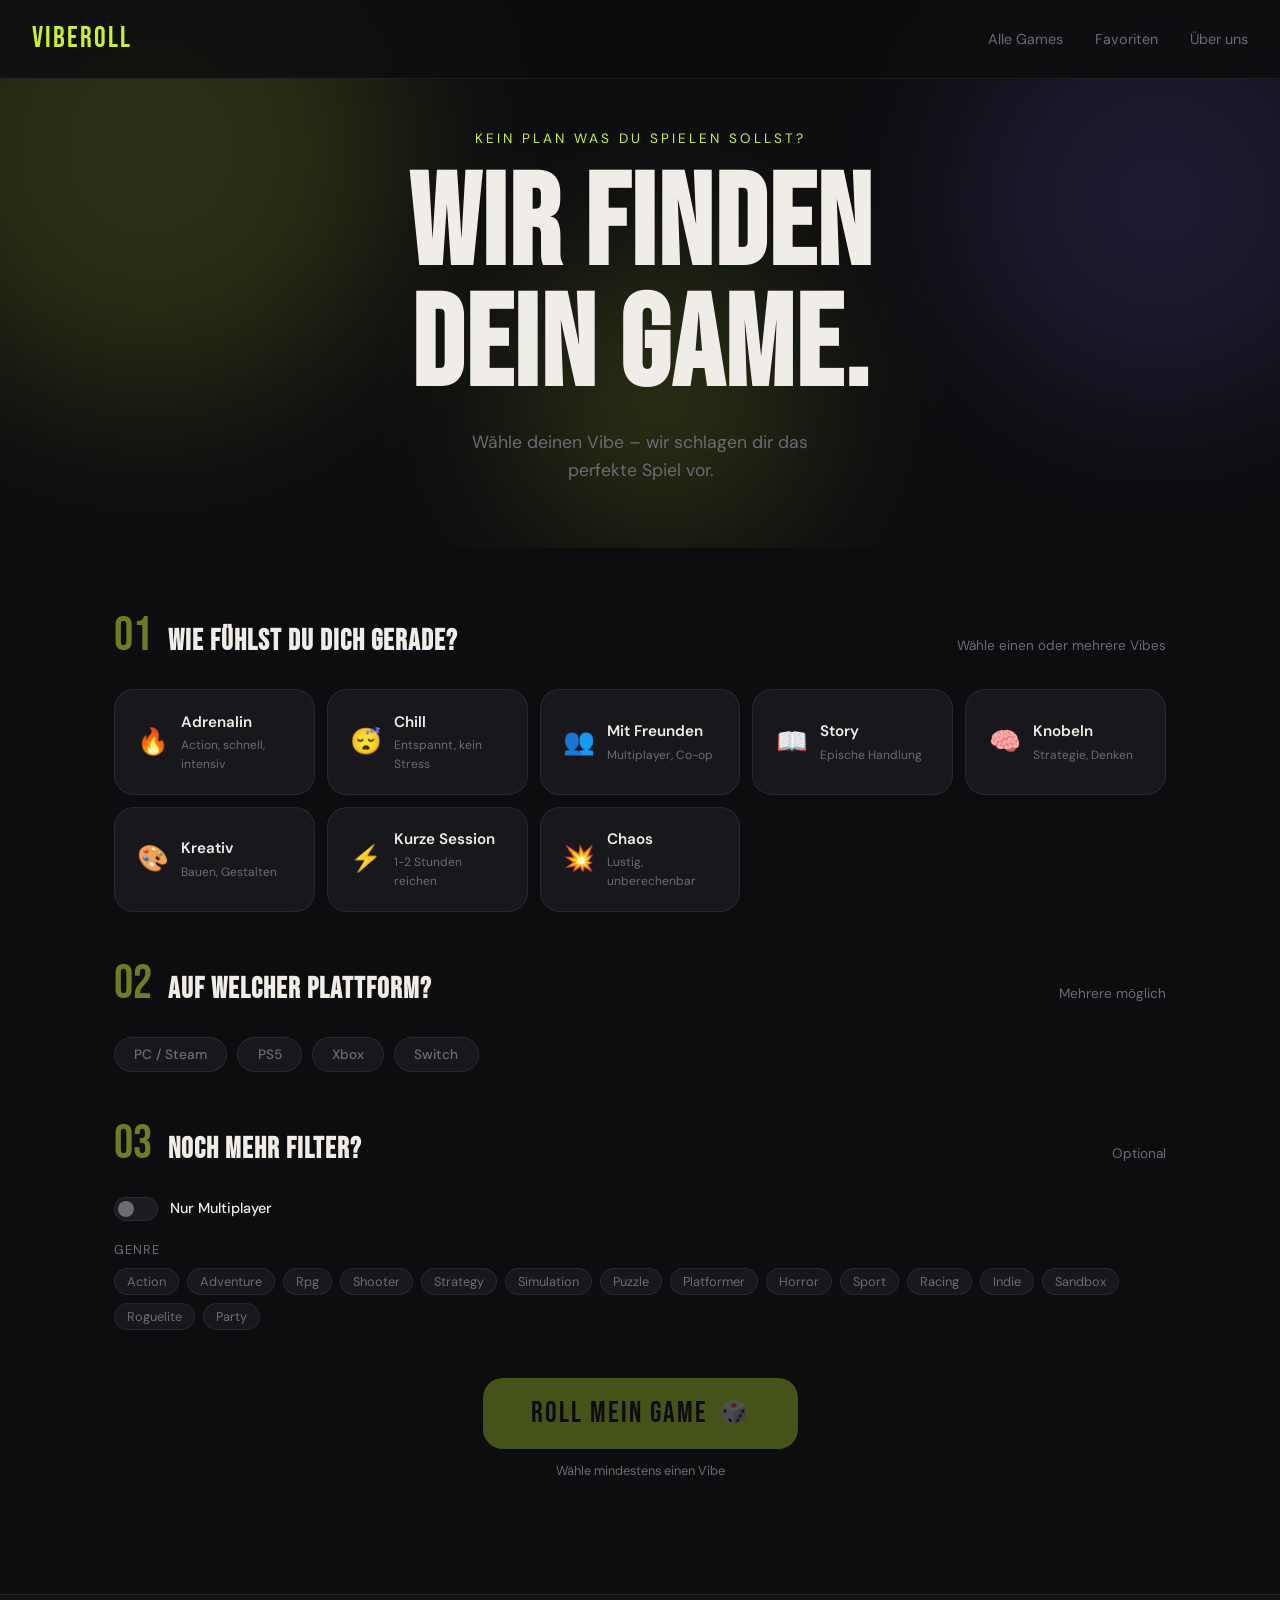
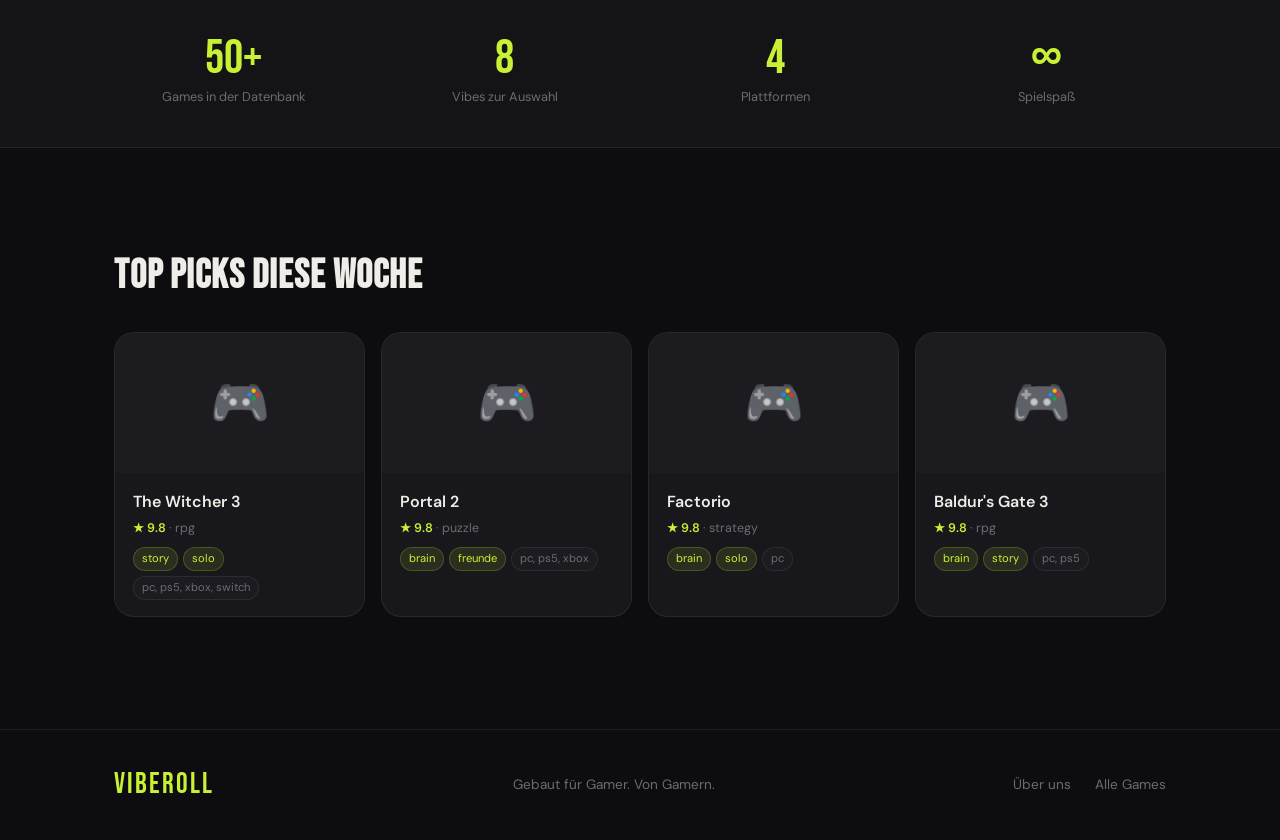
<file: results.html>
<!DOCTYPE html>
<html lang="de">

<head>
  <meta charset="UTF-8" />
  <meta name="viewport" content="width=device-width, initial-scale=1.0" />
  <meta name="description"
    content="ViberRoll – Finde dein nächstes Game basierend auf deinem Vibe. PC, PS5, Xbox und Switch." />
  <meta name="keywords" content="game picker, spiel finder, gaming, ps5, xbox, pc, switch" />
  <title>Dein Game – ViberRoll</title>
  <link rel="stylesheet" href="css/style.css" />
  <link rel="stylesheet" href="css/results.css" />
  <link rel="preconnect" href="https://fonts.googleapis.com" />
  <link href="https://fonts.googleapis.com/css2?family=Bebas+Neue&family=DM+Sans:wght@400;500;600&display=swap"
    rel="stylesheet" />
</head>

<body>

  <!-- NAVIGATION -->
  <nav class="navbar">
    <a href="index.html" class="nav-logo">VIBEROLL</a>
    <div class="nav-links">
      <a href="browse.html">Alle Games</a>
      <a href="favorites.html">Favoriten</a>
      <a href="about.html">Über uns</a>
    </div>
    <button class="nav-toggle" id="navToggle">☰</button>
  </nav>

  <!-- RESULT HERO -->
  <section class="result-hero">
    <div class="result-hero-bg">
      <div class="hero-blob blob-1"></div>
      <div class="hero-blob blob-2"></div>
    </div>
    <div class="container result-hero-inner">
      <p class="result-eyebrow">Dein nächstes Game ist...</p>
      <h1 class="result-title" id="resultTitle">–</h1>
      <div class="result-badges" id="resultBadges"></div>
    </div>
  </section>

  <!-- RESULT MAIN -->
  <section class="result-main">
    <div class="container result-grid">

      <!-- LINKE SEITE: Info -->
      <div class="result-info">
        <div class="result-card">
          <div class="result-thumb" id="resultThumb">🎮</div>
          <div class="result-details">
            <div class="detail-row">
              <span class="detail-label">Plattform</span>
              <span class="detail-value" id="detailPlatform">–</span>
            </div>
            <div class="detail-row">
              <span class="detail-label">Genre</span>
              <span class="detail-value" id="detailGenre">–</span>
            </div>
            <div class="detail-row">
              <span class="detail-label">Spielzeit</span>
              <span class="detail-value" id="detailTime">–</span>
            </div>
            <div class="detail-row">
              <span class="detail-label">Schwierigkeit</span>
              <span class="detail-value" id="detailDiff">–</span>
            </div>
            <div class="detail-row">
              <span class="detail-label">Multiplayer</span>
              <span class="detail-value" id="detailMulti">–</span>
            </div>
            <div class="detail-row">
              <span class="detail-label">Erscheinungsjahr</span>
              <span class="detail-value" id="detailYear">–</span>
            </div>
            <div class="detail-row">
              <span class="detail-label">Bewertung</span>
              <span class="detail-value accent" id="detailRating">–</span>
            </div>
          </div>
        </div>

        <!-- AKTIONEN -->
        <div class="result-actions">
          <button class="btn btn-primary" id="favoriteBtn" onclick="handleFavorite()">
            ♡ Zu Favoriten
          </button>
          <a href="index.html" class="btn btn-ghost">
            🎲 Nochmal rollen
          </a>
        </div>
      </div>

      <!-- RECHTE SEITE: Beschreibung & Tags -->
      <div class="result-body">
        <div class="result-desc-wrap">
          <h2 class="result-section-label">Warum dieses Game?</h2>
          <p class="result-desc" id="resultDesc">–</p>
        </div>

        <div class="result-tags-wrap">
          <h2 class="result-section-label">Tags</h2>
          <div class="result-tags" id="resultTags"></div>
        </div>

        <div class="result-vibes-wrap">
          <h2 class="result-section-label">Passt zu diesen Vibes</h2>
          <div class="result-vibes" id="resultVibes"></div>
        </div>

        <!-- DIFFICULTY BAR -->
        <div class="diff-section">
          <h2 class="result-section-label">Schwierigkeitsgrad</h2>
          <div class="diff-bar-wrap">
            <div class="diff-bar">
              <div class="diff-fill" id="diffFill"></div>
            </div>
            <span class="diff-label-text" id="diffLabel">–</span>
          </div>
        </div>
      </div>

    </div>
  </section>

  <!-- ÄHNLICHE GAMES -->
  <section class="similar-section">
    <div class="container">
      <h2 class="section-title">Ähnliche Games</h2>
      <div class="similar-grid" id="similarGrid"></div>
    </div>
  </section>

  <!-- FOOTER -->
  <footer class="footer">
    <div class="container footer-inner">
      <span class="nav-logo">VIBEROLL</span>
      <p class="footer-text">Gebaut für Gamer. Von Gamern.</p>
      <div class="footer-links">
        <a href="about.html">Über uns</a>
        <a href="browse.html">Alle Games</a>
      </div>
    </div>
  </footer>

  <script src="js/games.js"></script>
  <script src="js/rawg.js"></script>
  <script src="js/main.js"></script>
  <script src="js/favorites.js"></script>
  <script src="js/results.js"></script>

</body>

</html>
</file>
<file: css/style.css>
/* ─── RESET & BASE ──────────────────────────────────────────────────── */
*, *::before, *::after {
  box-sizing: border-box;
  margin: 0;
  padding: 0;
}

:root {
  --clr-bg:        #0d0d0f;
  --clr-surface:   #141416;
  --clr-surface2:  #1c1c20;
  --clr-border:    rgba(255,255,255,0.07);
  --clr-accent:    #c8f135;
  --clr-accent2:   #7c6af7;
  --clr-text:      #f0ede8;
  --clr-muted:     #6b6b72;
  --clr-card:      #18181c;
  --font-display:  'Bebas Neue', sans-serif;
  --font-body:     'DM Sans', sans-serif;
  --radius:        12px;
  --radius-lg:     20px;
  --transition:    0.2s ease;
}

html { scroll-behavior: smooth; }

body {
  background: var(--clr-bg);
  color: var(--clr-text);
  font-family: var(--font-body);
  font-size: 16px;
  line-height: 1.6;
  overflow-x: hidden;
}

a {
  color: inherit;
  text-decoration: none;
}

/* ─── CONTAINER ─────────────────────────────────────────────────────── */
.container {
  max-width: 1100px;
  margin: 0 auto;
  padding: 0 1.5rem;
}

/* ─── NAVBAR ─────────────────────────────────────────────────────────── */
.navbar {
  position: fixed;
  top: 0; left: 0; right: 0;
  z-index: 100;
  display: flex;
  align-items: center;
  justify-content: space-between;
  padding: 1rem 2rem;
  background: rgba(13,13,15,0.85);
  backdrop-filter: blur(12px);
  border-bottom: 1px solid var(--clr-border);
}

.nav-logo {
  font-family: var(--font-display);
  font-size: 1.8rem;
  letter-spacing: 2px;
  color: var(--clr-accent);
}

.nav-links {
  display: flex;
  gap: 2rem;
}

.nav-links a {
  font-size: 0.9rem;
  color: var(--clr-muted);
  transition: color var(--transition);
}

.nav-links a:hover { color: var(--clr-text); }

.nav-toggle {
  display: none;
  background: none;
  border: none;
  color: var(--clr-text);
  font-size: 1.4rem;
  cursor: pointer;
}

/* ─── SECTION TITLE ─────────────────────────────────────────────────── */
.section-title {
  font-family: var(--font-display);
  font-size: 2.5rem;
  letter-spacing: 1px;
  margin-bottom: 1.5rem;
  color: var(--clr-text);
}

/* ─── GAME CARD ─────────────────────────────────────────────────────── */
.game-card {
  background: var(--clr-card);
  border: 1px solid var(--clr-border);
  border-radius: var(--radius-lg);
  overflow: hidden;
  transition: transform var(--transition), border-color var(--transition);
  cursor: pointer;
}

.game-card:hover {
  transform: translateY(-4px);
  border-color: rgba(200,241,53,0.3);
}

.game-card-thumb {
  width: 100%;
  aspect-ratio: 16/9;
  background: var(--clr-surface2);
  display: flex;
  align-items: center;
  justify-content: center;
  font-size: 3rem;
  transition: opacity 0.3s;
  overflow: hidden;
}

.game-card-thumb.loading {
  opacity: 0.5;
}

.game-card-thumb.has-image .thumb-emoji {
  display: none;
}

.thumb-emoji {
  font-size: 3rem;
}

#resultThumb {
  min-height: 200px;
}

.game-card-body {
  padding: 1rem 1.1rem;
}

.game-card-title {
  font-weight: 600;
  font-size: 1rem;
  margin-bottom: 4px;
  white-space: nowrap;
  overflow: hidden;
  text-overflow: ellipsis;
}

.game-card-meta {
  font-size: 0.78rem;
  color: var(--clr-muted);
}

.game-card-tags {
  display: flex;
  flex-wrap: wrap;
  gap: 5px;
  margin-top: 8px;
}

.tag {
  font-size: 0.7rem;
  padding: 2px 8px;
  border-radius: 20px;
  background: var(--clr-surface2);
  color: var(--clr-muted);
  border: 1px solid var(--clr-border);
}

.tag-accent {
  background: rgba(200,241,53,0.1);
  color: var(--clr-accent);
  border-color: rgba(200,241,53,0.2);
}

/* ─── RATING BADGE ──────────────────────────────────────────────────── */
.rating {
  display: inline-flex;
  align-items: center;
  gap: 4px;
  font-size: 0.78rem;
  color: var(--clr-accent);
  font-weight: 600;
}

/* ─── BUTTONS ────────────────────────────────────────────────────────── */
.btn {
  display: inline-flex;
  align-items: center;
  gap: 8px;
  padding: 0.7rem 1.4rem;
  border-radius: var(--radius);
  font-family: var(--font-body);
  font-size: 0.9rem;
  font-weight: 500;
  cursor: pointer;
  transition: all var(--transition);
  border: none;
}

.btn-primary {
  background: var(--clr-accent);
  color: #0d0d0f;
}

.btn-primary:hover {
  background: #d4f54d;
  transform: translateY(-1px);
}

.btn-ghost {
  background: transparent;
  border: 1px solid var(--clr-border);
  color: var(--clr-muted);
}

.btn-ghost:hover {
  border-color: var(--clr-text);
  color: var(--clr-text);
}

/* ─── FOOTER ─────────────────────────────────────────────────────────── */
.footer {
  border-top: 1px solid var(--clr-border);
  padding: 2rem 0;
  margin-top: 4rem;
}

.footer-inner {
  display: flex;
  align-items: center;
  justify-content: space-between;
  flex-wrap: wrap;
  gap: 1rem;
}

.footer-text {
  font-size: 0.85rem;
  color: var(--clr-muted);
}

.footer-links {
  display: flex;
  gap: 1.5rem;
  font-size: 0.85rem;
  color: var(--clr-muted);
}

.footer-links a:hover { color: var(--clr-text); }

/* ─── SCROLLBAR ──────────────────────────────────────────────────────── */
::-webkit-scrollbar { width: 6px; }
::-webkit-scrollbar-track { background: var(--clr-bg); }
::-webkit-scrollbar-thumb { background: var(--clr-surface2); border-radius: 3px; }

/* ─── RESPONSIVE ─────────────────────────────────────────────────────── */
@media (max-width: 768px) {
  .nav-links { display: none; }
  .nav-toggle { display: block; }
  .nav-links.open {
    display: flex;
    flex-direction: column;
    position: absolute;
    top: 100%; left: 0; right: 0;
    background: var(--clr-surface);
    padding: 1rem 2rem;
    gap: 1rem;
    border-bottom: 1px solid var(--clr-border);
  }
}
</file>
<file: css/index.css>
/* ─── HERO ───────────────────────────────────────────────────────────── */
.hero {
  position: relative;
  min-height: 60vh;
  display: flex;
  align-items: center;
  justify-content: center;
  text-align: center;
  padding: 8rem 1.5rem 4rem;
  overflow: hidden;
}

.hero-bg {
  position: absolute;
  inset: 0;
  z-index: 0;
}

.hero-blob {
  position: absolute;
  border-radius: 50%;
  filter: blur(80px);
  opacity: 0.15;
}

.blob-1 {
  width: 500px; height: 500px;
  background: var(--clr-accent);
  top: -100px; left: -100px;
}

.blob-2 {
  width: 400px; height: 400px;
  background: var(--clr-accent2);
  top: 0; right: -80px;
}

.blob-3 {
  width: 300px; height: 300px;
  background: var(--clr-accent);
  bottom: 0; left: 40%;
}

.hero-content {
  position: relative;
  z-index: 1;
}

.hero-eyebrow {
  font-size: 0.85rem;
  letter-spacing: 3px;
  text-transform: uppercase;
  color: var(--clr-accent);
  margin-bottom: 1rem;
}

.hero-title {
  font-family: var(--font-display);
  font-size: clamp(4rem, 10vw, 8rem);
  line-height: 0.95;
  letter-spacing: 2px;
  color: var(--clr-text);
  margin-bottom: 1.2rem;
}

.hero-sub {
  font-size: 1.1rem;
  color: var(--clr-muted);
  max-width: 400px;
  margin: 0 auto;
}

/* ─── PICKER SECTION ─────────────────────────────────────────────────── */
.picker-section {
  padding: 4rem 0;
}

.step {
  display: flex;
  align-items: baseline;
  gap: 1rem;
  margin-bottom: 1.5rem;
}

.step-number {
  font-family: var(--font-display);
  font-size: 3rem;
  color: var(--clr-accent);
  line-height: 1;
  opacity: 0.5;
}

.step-title {
  font-family: var(--font-display);
  font-size: 1.8rem;
  letter-spacing: 1px;
}

.step-sub {
  font-size: 0.85rem;
  color: var(--clr-muted);
  margin-left: auto;
}

/* ─── VIBE GRID ──────────────────────────────────────────────────────── */
.vibe-grid {
  display: grid;
  grid-template-columns: repeat(auto-fill, minmax(200px, 1fr));
  gap: 12px;
}

.vibe-card {
  background: var(--clr-card);
  border: 1px solid var(--clr-border);
  border-radius: var(--radius-lg);
  padding: 1.2rem 1.4rem;
  cursor: pointer;
  transition: all var(--transition);
  user-select: none;
  display: flex;
  align-items: center;
  gap: 12px;
}

.vibe-card:hover {
  border-color: rgba(200,241,53,0.3);
  background: var(--clr-surface2);
}

.vibe-card.selected {
  border-color: var(--clr-accent);
  background: rgba(200,241,53,0.08);
}

.vibe-card.selected .vibe-name {
  color: var(--clr-accent);
}

.vibe-icon {
  font-size: 1.6rem;
  line-height: 1;
}

.vibe-info { flex: 1; }

.vibe-name {
  font-weight: 600;
  font-size: 0.95rem;
  transition: color var(--transition);
}

.vibe-desc {
  font-size: 0.75rem;
  color: var(--clr-muted);
  margin-top: 2px;
}

/* ─── PLATFORM ROW ───────────────────────────────────────────────────── */
.platform-row {
  display: flex;
  flex-wrap: wrap;
  gap: 10px;
}

.platform-btn {
  background: var(--clr-card);
  border: 1px solid var(--clr-border);
  border-radius: 30px;
  padding: 0.5rem 1.2rem;
  font-family: var(--font-body);
  font-size: 0.85rem;
  font-weight: 500;
  color: var(--clr-muted);
  cursor: pointer;
  transition: all var(--transition);
}

.platform-btn:hover {
  border-color: var(--clr-text);
  color: var(--clr-text);
}

.platform-btn.selected {
  background: var(--clr-accent);
  border-color: var(--clr-accent);
  color: #0d0d0f;
}

/* ─── EXTRA FILTERS ──────────────────────────────────────────────────── */
.extra-filters {
  display: flex;
  flex-direction: column;
  gap: 1.2rem;
}

.toggle-wrap {
  display: flex;
  align-items: center;
  gap: 12px;
  cursor: pointer;
}

.toggle-wrap input { display: none; }

.toggle {
  width: 44px;
  height: 24px;
  border-radius: 12px;
  background: var(--clr-surface2);
  border: 1px solid var(--clr-border);
  position: relative;
  transition: background var(--transition);
}

.toggle::after {
  content: '';
  position: absolute;
  top: 3px; left: 3px;
  width: 16px; height: 16px;
  border-radius: 50%;
  background: var(--clr-muted);
  transition: all var(--transition);
}

.toggle-wrap input:checked + .toggle {
  background: var(--clr-accent);
  border-color: var(--clr-accent);
}

.toggle-wrap input:checked + .toggle::after {
  left: calc(100% - 19px);
  background: #0d0d0f;
}

.toggle-label {
  font-size: 0.9rem;
  font-weight: 500;
}

.filter-label {
  font-size: 0.8rem;
  color: var(--clr-muted);
  text-transform: uppercase;
  letter-spacing: 1px;
  margin-bottom: 8px;
}

.genre-pills {
  display: flex;
  flex-wrap: wrap;
  gap: 8px;
}

.genre-pill {
  background: var(--clr-card);
  border: 1px solid var(--clr-border);
  border-radius: 20px;
  padding: 4px 12px;
  font-size: 0.8rem;
  color: var(--clr-muted);
  cursor: pointer;
  transition: all var(--transition);
  font-family: var(--font-body);
}

.genre-pill:hover {
  border-color: var(--clr-text);
  color: var(--clr-text);
}

.genre-pill.selected {
  background: rgba(124,106,247,0.15);
  border-color: var(--clr-accent2);
  color: #a99ef9;
}

/* ─── ROLL BUTTON ────────────────────────────────────────────────────── */
.roll-wrap {
  margin-top: 3rem;
  text-align: center;
}

.roll-btn {
  display: inline-flex;
  align-items: center;
  gap: 12px;
  padding: 1.1rem 3rem;
  background: var(--clr-accent);
  color: #0d0d0f;
  border: none;
  border-radius: var(--radius-lg);
  font-family: var(--font-display);
  font-size: 1.8rem;
  letter-spacing: 2px;
  cursor: pointer;
  transition: all 0.2s ease;
}

.roll-btn:hover {
  transform: translateY(-3px);
  box-shadow: 0 12px 40px rgba(200,241,53,0.3);
}

.roll-btn:active {
  transform: translateY(0);
}

.roll-btn:disabled {
  opacity: 0.3;
  cursor: not-allowed;
  transform: none;
  box-shadow: none;
}

.roll-btn-icon {
  font-size: 1.4rem;
  animation: spin 3s linear infinite;
}

@keyframes spin {
  0%   { transform: rotate(0deg); }
  100% { transform: rotate(360deg); }
}

.roll-hint {
  margin-top: 0.8rem;
  font-size: 0.8rem;
  color: var(--clr-muted);
}

/* ─── STATS BANNER ───────────────────────────────────────────────────── */
.stats-banner {
  background: var(--clr-surface);
  border-top: 1px solid var(--clr-border);
  border-bottom: 1px solid var(--clr-border);
  padding: 2.5rem 0;
  margin: 3rem 0;
}

.stats-grid {
  display: grid;
  grid-template-columns: repeat(4, 1fr);
  gap: 2rem;
  text-align: center;
}

.stat-number {
  display: block;
  font-family: var(--font-display);
  font-size: 3rem;
  color: var(--clr-accent);
  line-height: 1;
}

.stat-label {
  display: block;
  font-size: 0.8rem;
  color: var(--clr-muted);
  margin-top: 4px;
}

/* ─── TOP PICKS ──────────────────────────────────────────────────────── */
.top-picks {
  padding: 3rem 0;
}

.picks-grid {
  display: grid;
  grid-template-columns: repeat(auto-fill, minmax(220px, 1fr));
  gap: 16px;
}

/* ─── RESPONSIVE ─────────────────────────────────────────────────────── */
@media (max-width: 768px) {
  .hero-title { font-size: 4rem; }
  .vibe-grid { grid-template-columns: 1fr 1fr; }
  .stats-grid { grid-template-columns: 1fr 1fr; }
  .step { flex-wrap: wrap; }
  .step-sub { margin-left: 0; }
}

@media (max-width: 480px) {
  .vibe-grid { grid-template-columns: 1fr; }
  .roll-btn { width: 100%; justify-content: center; }
}
</file>
<file: css/about.css>
/* ─── ABOUT HERO ─────────────────────────────────────────────────────── */
.about-hero {
  padding: 8rem 1.5rem 4rem;
  border-bottom: 1px solid var(--clr-border);
}

.about-eyebrow {
  font-size: 0.8rem;
  letter-spacing: 3px;
  text-transform: uppercase;
  color: var(--clr-accent);
  margin-bottom: 0.8rem;
}

.about-title {
  font-family: var(--font-display);
  font-size: clamp(3rem, 8vw, 6rem);
  letter-spacing: 2px;
  line-height: 1;
  margin-bottom: 1.5rem;
}

.about-intro {
  font-size: 1.15rem;
  color: var(--clr-muted);
  max-width: 580px;
  line-height: 1.8;
}

/* ─── FEATURES ───────────────────────────────────────────────────────── */
.about-features {
  padding: 4rem 0;
}

.features-grid {
  display: grid;
  grid-template-columns: repeat(auto-fill, minmax(280px, 1fr));
  gap: 16px;
}

.feature-card {
  background: var(--clr-card);
  border: 1px solid var(--clr-border);
  border-radius: var(--radius-lg);
  padding: 1.8rem;
  transition: border-color 0.2s, transform 0.2s;
}

.feature-card:hover {
  border-color: rgba(200,241,53,0.3);
  transform: translateY(-3px);
}

.feature-icon {
  font-size: 2rem;
  margin-bottom: 1rem;
}

.feature-title {
  font-size: 1.05rem;
  font-weight: 600;
  margin-bottom: 0.5rem;
  color: var(--clr-text);
}

.feature-desc {
  font-size: 0.88rem;
  color: var(--clr-muted);
  line-height: 1.7;
}

/* ─── STATS ──────────────────────────────────────────────────────────── */
.about-stats {
  background: var(--clr-surface);
  border-top: 1px solid var(--clr-border);
  border-bottom: 1px solid var(--clr-border);
  padding: 3rem 0;
  margin: 2rem 0;
}

.about-stats-grid {
  display: grid;
  grid-template-columns: repeat(4, 1fr);
  gap: 2rem;
  text-align: center;
}

.about-stat-number {
  display: block;
  font-family: var(--font-display);
  font-size: 3.5rem;
  color: var(--clr-accent);
  line-height: 1;
}

.about-stat-label {
  display: block;
  font-size: 0.8rem;
  color: var(--clr-muted);
  margin-top: 6px;
}

/* ─── CTA ────────────────────────────────────────────────────────────── */
.about-cta {
  padding: 5rem 1.5rem;
  text-align: center;
}

.about-cta-title {
  font-family: var(--font-display);
  font-size: clamp(2rem, 5vw, 3.5rem);
  letter-spacing: 1px;
  margin-bottom: 2rem;
  color: var(--clr-text);
}

/* ─── RESPONSIVE ─────────────────────────────────────────────────────── */
@media (max-width: 768px) {
  .about-stats-grid {
    grid-template-columns: 1fr 1fr;
  }

  .features-grid {
    grid-template-columns: 1fr;
  }
}
</file>
<file: css/browse.css>
/* ─── BROWSE HEADER ──────────────────────────────────────────────────── */
.browse-header {
  padding: 7rem 1.5rem 2.5rem;
  border-bottom: 1px solid var(--clr-border);
}

.browse-title {
  font-family: var(--font-display);
  font-size: clamp(3rem, 7vw, 5rem);
  letter-spacing: 2px;
  line-height: 1;
}

.browse-sub {
  font-size: 1rem;
  color: var(--clr-muted);
  margin-top: 0.5rem;
}

/* ─── LAYOUT ─────────────────────────────────────────────────────────── */
.browse-main {
  padding: 2.5rem 0 4rem;
}

.browse-layout {
  display: grid;
  grid-template-columns: 240px 1fr;
  gap: 2.5rem;
  align-items: start;
}

/* ─── FILTER SIDEBAR ─────────────────────────────────────────────────── */
.filter-sidebar {
  position: sticky;
  top: 80px;
  background: var(--clr-card);
  border: 1px solid var(--clr-border);
  border-radius: var(--radius-lg);
  padding: 1.5rem;
  display: flex;
  flex-direction: column;
  gap: 1.5rem;
}

.filter-heading {
  font-size: 0.72rem;
  text-transform: uppercase;
  letter-spacing: 2px;
  color: var(--clr-muted);
  font-weight: 600;
  margin-bottom: 0.6rem;
}

.filter-block {
  display: flex;
  flex-direction: column;
}

.search-input {
  background: var(--clr-surface2);
  border: 1px solid var(--clr-border);
  border-radius: var(--radius);
  padding: 0.6rem 0.9rem;
  font-family: var(--font-body);
  font-size: 0.85rem;
  color: var(--clr-text);
  outline: none;
  transition: border-color 0.2s;
}

.search-input:focus {
  border-color: var(--clr-accent);
}

.search-input::placeholder {
  color: var(--clr-muted);
}

.filter-list {
  display: flex;
  flex-direction: column;
  gap: 4px;
}

.filter-item {
  display: flex;
  align-items: center;
  gap: 8px;
  padding: 5px 6px;
  border-radius: 8px;
  cursor: pointer;
  font-size: 0.85rem;
  color: var(--clr-muted);
  transition: all 0.15s;
  user-select: none;
  border: none;
  background: none;
  font-family: var(--font-body);
  text-align: left;
  width: 100%;
}

.filter-item:hover {
  background: var(--clr-surface2);
  color: var(--clr-text);
}

.filter-item.active {
  background: rgba(200,241,53,0.08);
  color: var(--clr-accent);
}

.filter-item.active .filter-dot {
  background: var(--clr-accent);
}

.filter-dot {
  width: 7px;
  height: 7px;
  border-radius: 50%;
  background: var(--clr-surface2);
  border: 1px solid var(--clr-border);
  flex-shrink: 0;
  transition: background 0.15s;
}

.reset-btn {
  background: none;
  border: 1px solid var(--clr-border);
  border-radius: var(--radius);
  padding: 0.5rem;
  font-family: var(--font-body);
  font-size: 0.8rem;
  color: var(--clr-muted);
  cursor: pointer;
  transition: all 0.15s;
  margin-top: 0.5rem;
}

.reset-btn:hover {
  border-color: var(--clr-text);
  color: var(--clr-text);
}

/* ─── TOGGLE (kopiert aus index.css) ────────────────────────────────── */
.toggle-wrap {
  display: flex;
  align-items: center;
  gap: 10px;
  cursor: pointer;
}

.toggle-wrap input { display: none; }

.toggle {
  width: 40px;
  height: 22px;
  border-radius: 11px;
  background: var(--clr-surface2);
  border: 1px solid var(--clr-border);
  position: relative;
  transition: background 0.2s;
  flex-shrink: 0;
}

.toggle::after {
  content: '';
  position: absolute;
  top: 3px; left: 3px;
  width: 14px; height: 14px;
  border-radius: 50%;
  background: var(--clr-muted);
  transition: all 0.2s;
}

.toggle-wrap input:checked + .toggle {
  background: var(--clr-accent);
  border-color: var(--clr-accent);
}

.toggle-wrap input:checked + .toggle::after {
  left: calc(100% - 17px);
  background: #0d0d0f;
}

.toggle-label {
  font-size: 0.85rem;
  font-weight: 500;
  color: var(--clr-muted);
}

/* ─── BROWSE TOOLBAR ─────────────────────────────────────────────────── */
.browse-toolbar {
  display: flex;
  align-items: center;
  justify-content: space-between;
  margin-bottom: 1.2rem;
}

.result-count {
  font-size: 0.85rem;
  color: var(--clr-muted);
}

.sort-select {
  background: var(--clr-card);
  border: 1px solid var(--clr-border);
  border-radius: var(--radius);
  padding: 0.45rem 0.9rem;
  font-family: var(--font-body);
  font-size: 0.82rem;
  color: var(--clr-text);
  cursor: pointer;
  outline: none;
}

/* ─── GAMES GRID ─────────────────────────────────────────────────────── */
.games-grid {
  display: grid;
  grid-template-columns: repeat(auto-fill, minmax(200px, 1fr));
  gap: 14px;
}

.no-results {
  text-align: center;
  color: var(--clr-muted);
  padding: 4rem 0;
  font-size: 1rem;
}

/* ─── RESPONSIVE ─────────────────────────────────────────────────────── */
@media (max-width: 900px) {
  .browse-layout {
    grid-template-columns: 1fr;
  }

  .filter-sidebar {
    position: static;
    flex-direction: row;
    flex-wrap: wrap;
    gap: 1rem;
  }

  .filter-block {
    min-width: 140px;
  }
}

@media (max-width: 480px) {
  .games-grid {
    grid-template-columns: 1fr 1fr;
  }
}
</file>
<file: css/favorites.css>
/* ─── FAV HEADER ─────────────────────────────────────────────────────── */
.fav-header {
  padding: 7rem 1.5rem 2.5rem;
  border-bottom: 1px solid var(--clr-border);
}

.fav-title {
  font-family: var(--font-display);
  font-size: clamp(3rem, 7vw, 5rem);
  letter-spacing: 2px;
  line-height: 1;
}

.fav-sub {
  font-size: 1rem;
  color: var(--clr-muted);
  margin-top: 0.5rem;
}

/* ─── FAV MAIN ───────────────────────────────────────────────────────── */
.fav-main {
  padding: 3rem 0 5rem;
}

/* ─── LEER STATE ─────────────────────────────────────────────────────── */
.fav-empty {
  display: none;
  flex-direction: column;
  align-items: center;
  text-align: center;
  padding: 5rem 1rem;
}

.fav-empty.visible {
  display: flex;
}

.fav-empty-icon {
  font-size: 4rem;
  margin-bottom: 1rem;
  opacity: 0.4;
}

.fav-empty-title {
  font-family: var(--font-display);
  font-size: 2rem;
  letter-spacing: 1px;
  color: var(--clr-text);
  margin-bottom: 0.5rem;
}

.fav-empty-sub {
  font-size: 0.95rem;
  color: var(--clr-muted);
  max-width: 340px;
}

/* ─── FAV GRID ───────────────────────────────────────────────────────── */
.fav-grid {
  display: grid;
  grid-template-columns: repeat(auto-fill, minmax(240px, 1fr));
  gap: 16px;
}

/* ─── FAV CARD EXTRA ─────────────────────────────────────────────────── */
.fav-card-actions {
  display: flex;
  gap: 8px;
  padding: 0 1.1rem 1rem;
}

.fav-remove-btn {
  flex: 1;
  padding: 6px;
  border: 1px solid var(--clr-border);
  border-radius: var(--radius);
  background: none;
  font-family: var(--font-body);
  font-size: 0.78rem;
  color: var(--clr-muted);
  cursor: pointer;
  transition: all 0.15s;
}

.fav-remove-btn:hover {
  border-color: #f04a4a;
  color: #f04a4a;
}

.fav-view-btn {
  flex: 1;
  padding: 6px;
  border: none;
  border-radius: var(--radius);
  background: var(--clr-accent);
  font-family: var(--font-body);
  font-size: 0.78rem;
  color: #0d0d0f;
  font-weight: 600;
  cursor: pointer;
  transition: all 0.15s;
}

.fav-view-btn:hover {
  background: #d4f54d;
}

/* ─── FAV ACTIONS ────────────────────────────────────────────────────── */
.fav-actions {
  margin-top: 2.5rem;
  text-align: center;
}

.fav-actions .reset-btn {
  display: inline-block;
  padding: 0.6rem 1.5rem;
  background: none;
  border: 1px solid var(--clr-border);
  border-radius: var(--radius);
  font-family: var(--font-body);
  font-size: 0.85rem;
  color: var(--clr-muted);
  cursor: pointer;
  transition: all 0.15s;
}

.fav-actions .reset-btn:hover {
  border-color: #f04a4a;
  color: #f04a4a;
}

/* ─── RESPONSIVE ─────────────────────────────────────────────────────── */
@media (max-width: 480px) {
  .fav-grid {
    grid-template-columns: 1fr;
  }
}
</file>
<file: css/results.css>
/* ─── RESULT HERO ────────────────────────────────────────────────────── */
.result-hero {
  position: relative;
  padding: 8rem 1.5rem 4rem;
  overflow: hidden;
}

.result-hero-bg {
  position: absolute;
  inset: 0;
  z-index: 0;
}

.hero-blob {
  position: absolute;
  border-radius: 50%;
  filter: blur(80px);
  opacity: 0.12;
}

.blob-1 {
  width: 400px; height: 400px;
  background: var(--clr-accent2);
  top: -80px; right: -80px;
}

.blob-2 {
  width: 300px; height: 300px;
  background: var(--clr-accent);
  bottom: 0; left: 10%;
}

.result-hero-inner {
  position: relative;
  z-index: 1;
}

.result-eyebrow {
  font-size: 0.85rem;
  letter-spacing: 3px;
  text-transform: uppercase;
  color: var(--clr-accent);
  margin-bottom: 0.8rem;
}

.result-title {
  font-family: var(--font-display);
  font-size: clamp(3rem, 8vw, 6rem);
  line-height: 1;
  letter-spacing: 2px;
  color: var(--clr-text);
  margin-bottom: 1.2rem;
  animation: slideUp 0.5s ease both;
}

@keyframes slideUp {
  from { opacity: 0; transform: translateY(20px); }
  to   { opacity: 1; transform: translateY(0); }
}

.result-badges {
  display: flex;
  flex-wrap: wrap;
  gap: 8px;
  animation: slideUp 0.5s ease 0.1s both;
}

.badge {
  padding: 5px 14px;
  border-radius: 20px;
  font-size: 0.8rem;
  font-weight: 600;
}

.badge-accent {
  background: rgba(200,241,53,0.15);
  color: var(--clr-accent);
  border: 1px solid rgba(200,241,53,0.3);
}

.badge-purple {
  background: rgba(124,106,247,0.15);
  color: #a99ef9;
  border: 1px solid rgba(124,106,247,0.3);
}

.badge-gray {
  background: var(--clr-surface2);
  color: var(--clr-muted);
  border: 1px solid var(--clr-border);
}

/* ─── RESULT MAIN ────────────────────────────────────────────────────── */
.result-main {
  padding: 3rem 0;
}

.result-grid {
  display: grid;
  grid-template-columns: 320px 1fr;
  gap: 2rem;
  align-items: start;
}

/* ─── RESULT CARD (links) ────────────────────────────────────────────── */
.result-card {
  background: var(--clr-card);
  border: 1px solid var(--clr-border);
  border-radius: var(--radius-lg);
  overflow: hidden;
  animation: slideUp 0.5s ease 0.2s both;
}

.result-thumb {
  width: 100%;
  aspect-ratio: 4/3;
  background: var(--clr-surface2);
  display: flex;
  align-items: center;
  justify-content: center;
  font-size: 5rem;
}

.result-details {
  padding: 1.2rem;
}

.detail-row {
  display: flex;
  justify-content: space-between;
  align-items: center;
  padding: 0.6rem 0;
  border-bottom: 1px solid var(--clr-border);
}

.detail-row:last-child {
  border-bottom: none;
}

.detail-label {
  font-size: 0.8rem;
  color: var(--clr-muted);
}

.detail-value {
  font-size: 0.85rem;
  font-weight: 500;
  color: var(--clr-text);
  text-align: right;
  max-width: 60%;
}

.detail-value.accent {
  color: var(--clr-accent);
  font-family: var(--font-display);
  font-size: 1.1rem;
}

/* ─── RESULT ACTIONS ─────────────────────────────────────────────────── */
.result-actions {
  display: flex;
  flex-direction: column;
  gap: 10px;
  margin-top: 1rem;
  animation: slideUp 0.5s ease 0.3s both;
}

.result-actions .btn {
  width: 100%;
  justify-content: center;
  font-size: 0.95rem;
  padding: 0.85rem;
}

/* ─── RESULT BODY (rechts) ───────────────────────────────────────────── */
.result-body {
  display: flex;
  flex-direction: column;
  gap: 2rem;
  animation: slideUp 0.5s ease 0.25s both;
}

.result-section-label {
  font-size: 0.75rem;
  text-transform: uppercase;
  letter-spacing: 2px;
  color: var(--clr-muted);
  margin-bottom: 0.8rem;
  font-family: var(--font-body);
  font-weight: 600;
}

.result-desc {
  font-size: 1.05rem;
  line-height: 1.8;
  color: var(--clr-text);
  opacity: 0.9;
}

/* ─── TAGS ───────────────────────────────────────────────────────────── */
.result-tags {
  display: flex;
  flex-wrap: wrap;
  gap: 8px;
}

.result-tag {
  padding: 5px 14px;
  border-radius: 20px;
  font-size: 0.8rem;
  background: var(--clr-surface2);
  color: var(--clr-muted);
  border: 1px solid var(--clr-border);
  transition: all 0.2s;
}

.result-tag:hover {
  border-color: var(--clr-text);
  color: var(--clr-text);
}

/* ─── VIBES ──────────────────────────────────────────────────────────── */
.result-vibes {
  display: flex;
  flex-wrap: wrap;
  gap: 8px;
}

.vibe-badge {
  display: flex;
  align-items: center;
  gap: 6px;
  padding: 6px 14px;
  border-radius: 20px;
  font-size: 0.82rem;
  font-weight: 500;
  background: rgba(200,241,53,0.08);
  color: var(--clr-accent);
  border: 1px solid rgba(200,241,53,0.2);
}

/* ─── DIFFICULTY BAR ─────────────────────────────────────────────────── */
.diff-bar-wrap {
  display: flex;
  align-items: center;
  gap: 1rem;
}

.diff-bar {
  flex: 1;
  height: 6px;
  background: var(--clr-surface2);
  border-radius: 3px;
  overflow: hidden;
}

.diff-fill {
  height: 100%;
  border-radius: 3px;
  background: var(--clr-accent);
  transition: width 0.8s ease;
}

.diff-label-text {
  font-size: 0.85rem;
  font-weight: 600;
  color: var(--clr-text);
  min-width: 70px;
}

/* ─── SIMILAR SECTION ────────────────────────────────────────────────── */
.similar-section {
  padding: 3rem 0 4rem;
  border-top: 1px solid var(--clr-border);
}

.similar-grid {
  display: grid;
  grid-template-columns: repeat(auto-fill, minmax(220px, 1fr));
  gap: 16px;
}

/* ─── RESPONSIVE ─────────────────────────────────────────────────────── */
@media (max-width: 768px) {
  .result-grid {
    grid-template-columns: 1fr;
  }

  .result-thumb {
    aspect-ratio: 16/9;
    font-size: 3rem;
  }

  .result-actions {
    flex-direction: row;
  }
}
</file>
